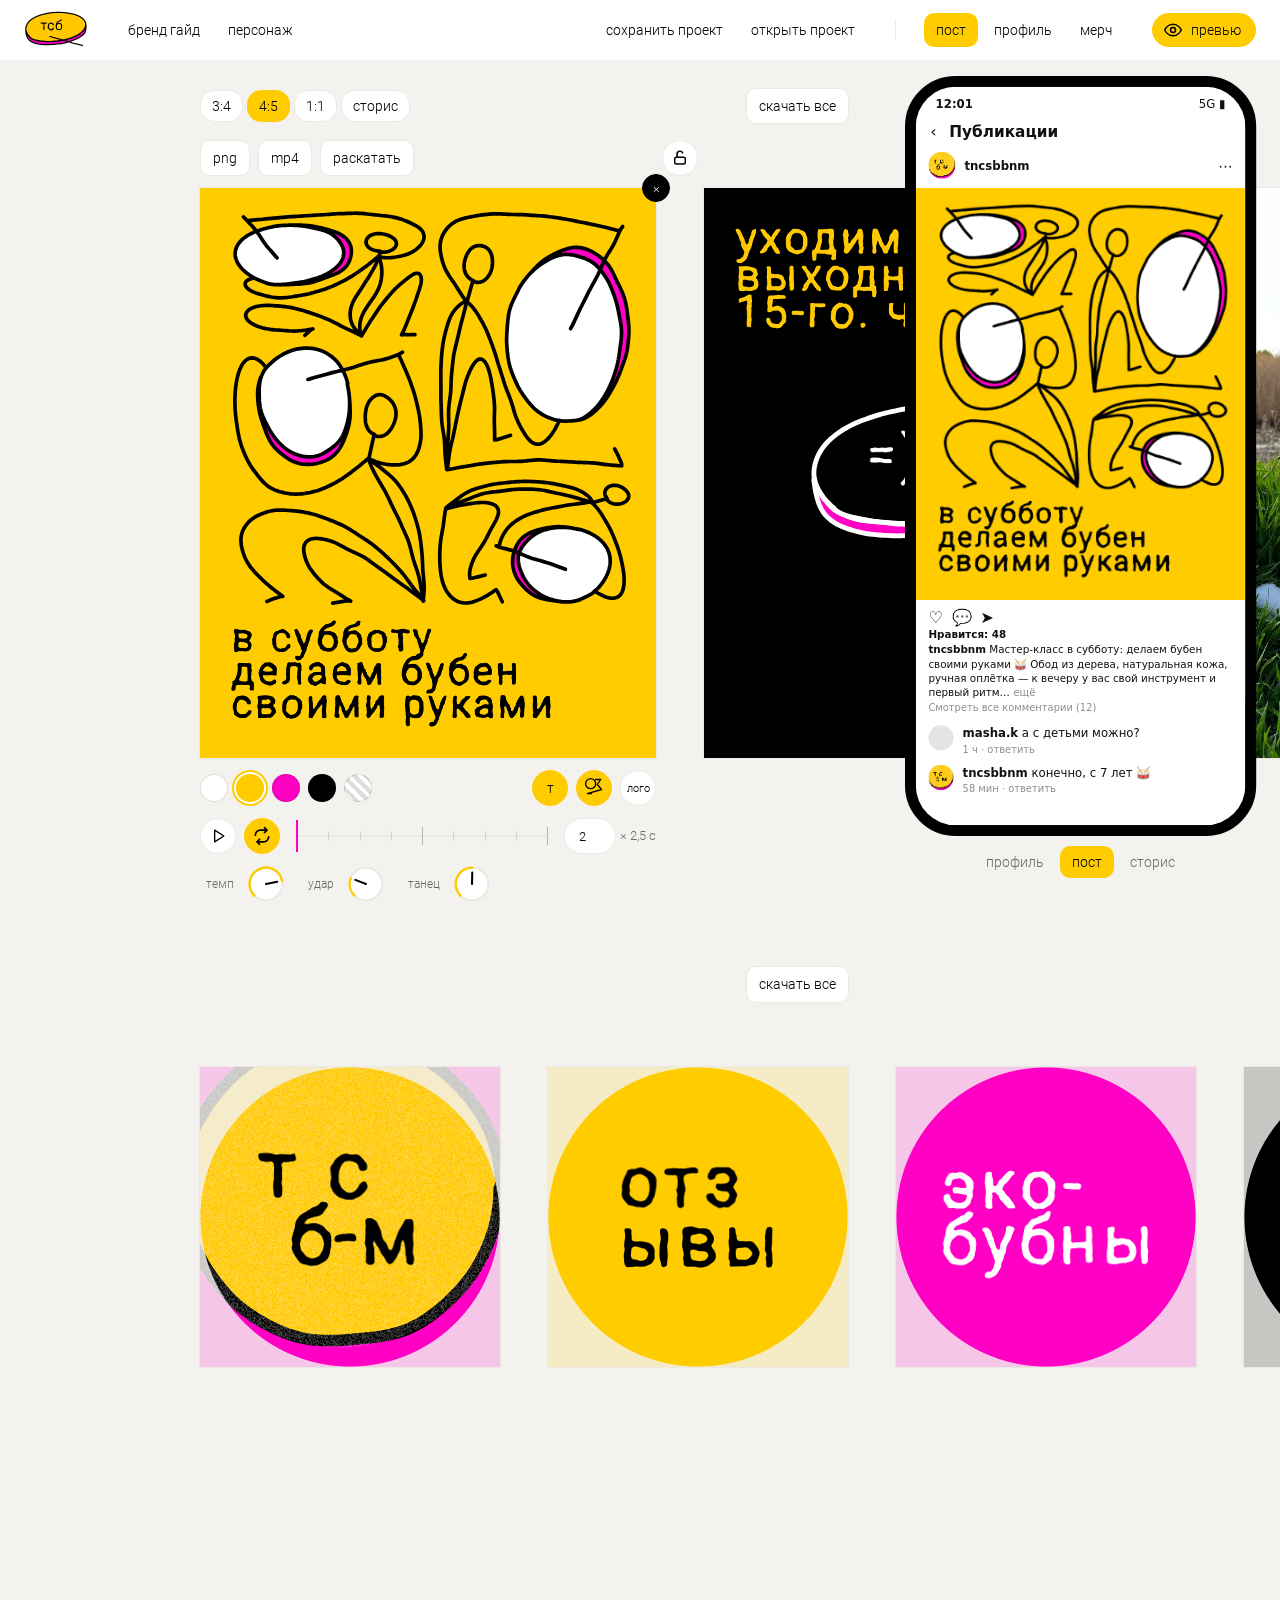
<file: index.html>
<!doctype html><html lang="ru"><meta charset="utf-8"><meta name="viewport" content="width=device-width,initial-scale=1"><title>танцы с бубном</title><meta name="description" content="Студия постов и персонажей"><script>location.replace("assets.html"+(location.hash||"#preview"))</script><noscript><a href="assets.html">открыть студию</a></noscript></html>
</file>
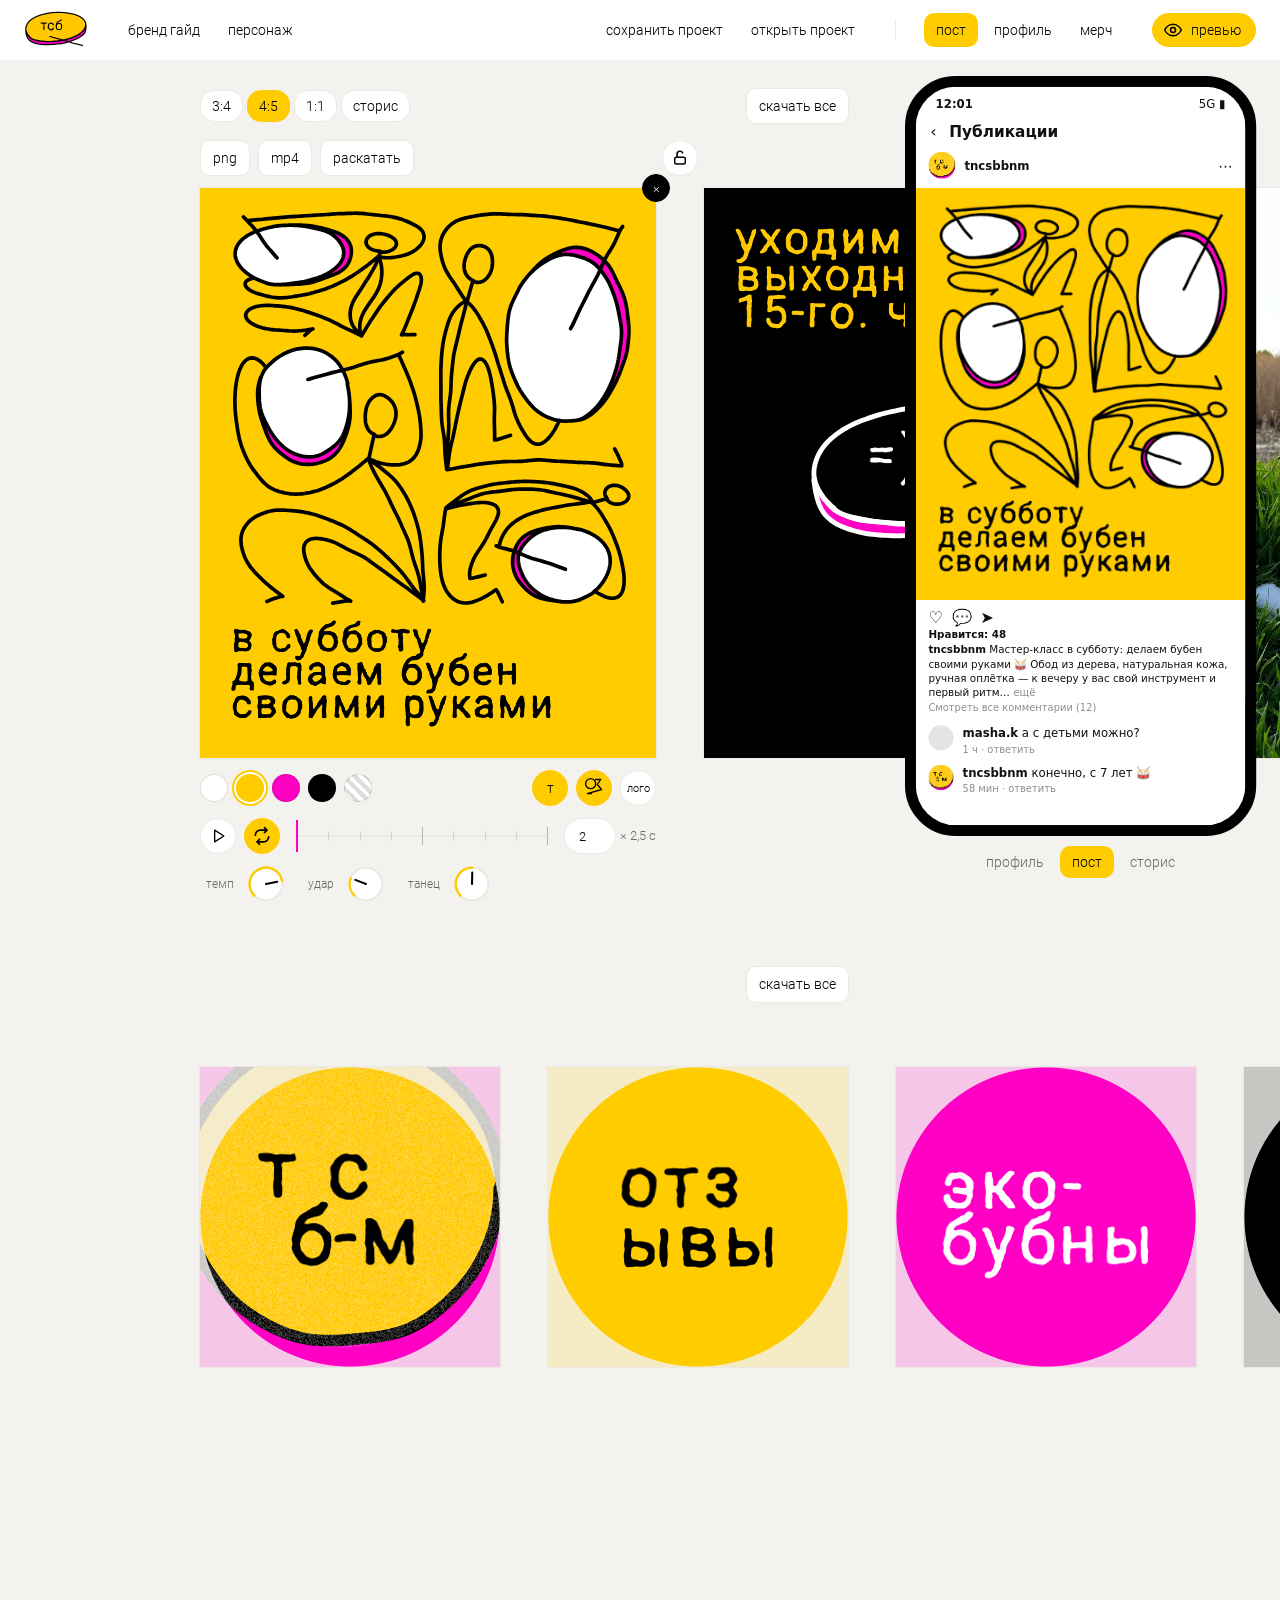
<file: assets.html>
<!doctype html>
<html lang="ru"><head><meta charset="utf-8"><meta name="viewport" content="width=device-width,initial-scale=1"><title>танцы с бубном: ассеты</title>
<link rel="stylesheet" href="ui-kit.css?v=202611261040"><link rel="stylesheet" href="phone-preview.css?v=202611261040">
<link rel="stylesheet" href="font.css?v=202611261040"><style>
html,body{margin:0;min-height:100%}
.hand{position:absolute;width:16px;height:16px;margin:-8px 0 0 -8px;border-radius:50%;background:var(--yellow);border:2px solid #000;padding:0;touch-action:none;z-index:2}
.selbox{pointer-events:none}
.ontext{font-weight:300;letter-spacing:.1em;line-height:.86;white-space:pre-wrap;-webkit-text-stroke:.0467em;z-index:3}
.amask{position:absolute;inset:0;pointer-events:none;background:radial-gradient(circle closest-side,transparent 99.4%,rgba(243,242,239,.82) 100%)}
.dleft{z-index:5}.row{padding-left:200px}.sechd{padding-left:200px}.klab{background:var(--bg);border-radius:8px;padding:2px 6px}
.kinds{display:flex;flex-direction:column;gap:6px;align-items:flex-end}
.kind{width:44px;height:36px;border:1px solid var(--line);background:#fff;border-radius:10px;padding:3px;display:grid;place-items:center}
.kind.on{border-color:var(--yellow);box-shadow:0 0 0 2px var(--yellow)}
.circ svg,.kind svg{width:20px;height:20px;fill:none;stroke:#000;stroke-width:1.6;stroke-linecap:round;stroke-linejoin:round}
.people{display:grid;grid-template-columns:repeat(4,38px);gap:4px}.people .kind{width:38px;height:38px;padding:2px}
.sw{width:36px;height:36px}.sw.no{background:linear-gradient(to top right,transparent 47%,#ff00c4 47%,#ff00c4 53%,transparent 53%),#fff!important}
.dgrp.mini .sws .sw{width:28px;height:28px}
.cap{position:absolute;left:0;top:calc(100% + 64px);color:var(--mut)}
.selbox{box-shadow:none}
.tmot{position:absolute;left:0;right:0;top:calc(100% + 108px);display:flex;justify-content:flex-start;gap:18px}.ttick.bar{top:9px;height:18px;background:#b9b5ad}#rowpost .card{margin-bottom:170px}.tline{z-index:1}
#rowmerch .card{margin-bottom:90px}.tbproj{display:flex;align-items:center;gap:4px;margin-left:auto}.tbproj+.tbnav{margin-left:0}.tbsep{width:1px;height:20px;background:var(--line);margin:0 0 0 24px}.tbbtn{border:0;background:none;font:inherit;cursor:pointer}.mlabel{position:absolute;left:12px;top:10px;font-size:12px;color:#fff;opacity:.75;pointer-events:none}
</style></head><body>
<header class="topbar"><a class="tblogo" href="guide.html" aria-label="бренд гайд"><canvas id="tbLogo"></canvas></a><span style="display:flex;gap:4px"><a class="tbl" href="guide.html">бренд гайд</a><a class="tbl" href="character.html">персонаж</a></span>
<nav class="tbnav"><a href="#posts" data-k="post">пост</a><a href="#profile" data-k="avatar">профиль</a><a href="merch.html">мерч</a></nav>
<button class="tbeye" id="eye"><svg viewBox="0 0 24 24"><path d="M2 12s3.6-7 10-7 10 7 10 7-3.6 7-10 7S2 12 2 12z"/><circle cx="12" cy="12" r="3"/></svg><span>превью</span></button></header>
<div class="page"><section class="sec" id="posts"><div class="sechd" id="hdpost"></div><div class="row" id="rowpost"></div></section>
<section class="sec" id="profile"><div class="sechd" id="hdavatar"></div><div class="row" id="rowavatar"></div></section></div>
<div id="drop">брось фото</div><input type="file" id="file" accept="image/*" hidden>
<script src="characters.js?v=202611261040"></script><script src="char-core.js?v=202611261040"></script><script src="dance.js?v=202611261040"></script><script src="chars-live.js?v=202611261040"></script><script src="figure.js?v=202611261040"></script><script src="render.js?v=202611261040"></script><script src="ui-kit.js?v=202611261040"></script><script src="phone-preview.js?v=202611261040"></script><script src="export.js?v=202611261040"></script>
<script src="defaults.js?v=202611261040"></script><script src="default-photo.js?v=202611261040"></script><script src="studio.js?v=202611261040"></script></body></html>
</file>
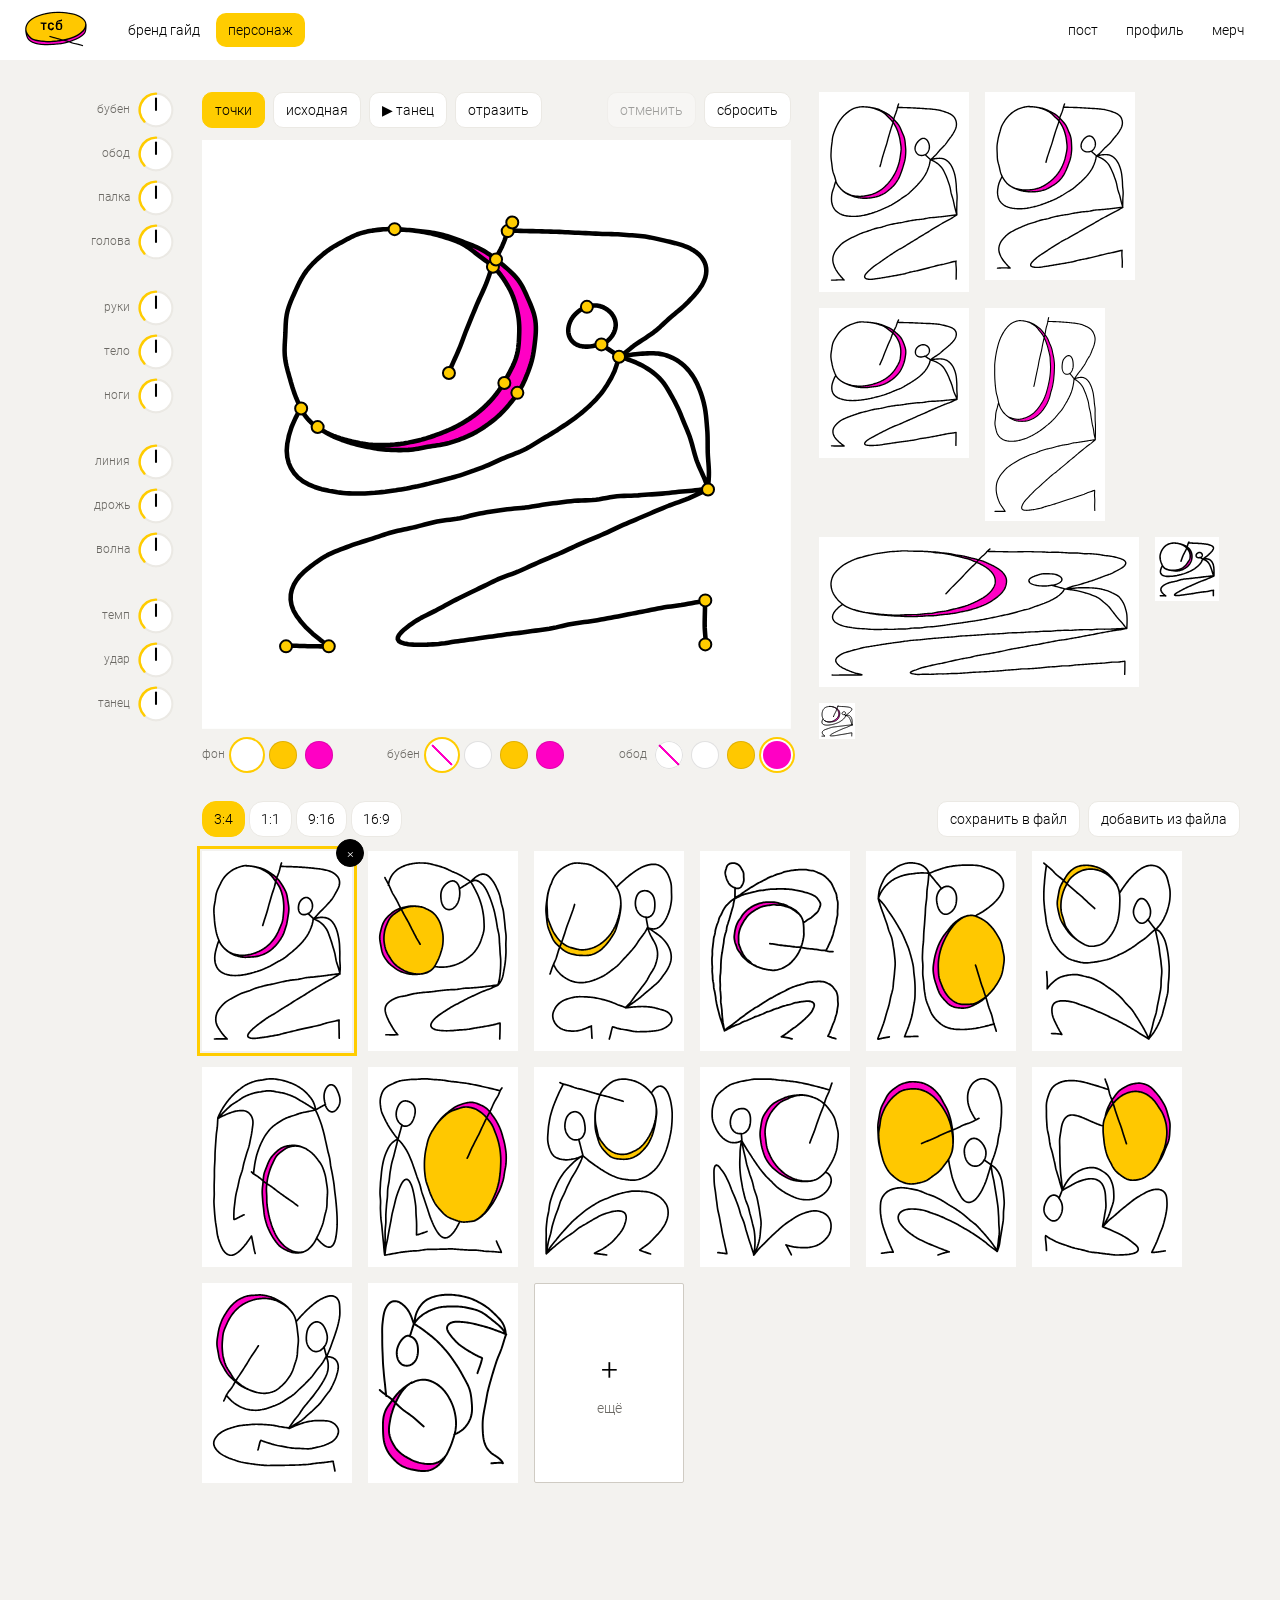
<file: character.html>
<!doctype html>
<html lang="ru"><head><meta charset="utf-8"><meta name="viewport" content="width=device-width,initial-scale=1"><title>танцы с бубном: персонаж</title>
<link rel="stylesheet" href="ui-kit.css?v=202611261040"><link rel="stylesheet" href="font.css?v=202611261040"><style>
html,body{margin:0}
.wrap{padding:92px 40px 32px 24px;display:grid;grid-template-columns:150px auto minmax(260px,1fr);gap:28px;align-items:start;justify-content:start}
.knobs{display:flex;flex-direction:column;gap:8px;align-items:flex-end}.knobs .gap{height:14px}
.ed{position:relative;touch-action:none;cursor:pointer;user-select:none}.ed canvas{display:block}.ed svg{position:absolute;inset:0;width:100%;height:100%;overflow:visible}
.nd{fill:#ffcc00;stroke:#000;stroke-width:2;cursor:grab}.hd{fill:#fff;stroke:#ff00c4;stroke-width:2;cursor:grab}.nd.on{fill:#ff00c4}.ln{stroke:#ff00c4;stroke-width:1.5;pointer-events:none}.hit{fill:transparent;cursor:grab}.xx{fill:rgba(255,0,196,.14);stroke:#ff00c4;stroke-width:3;pointer-events:none}#xn{position:absolute;left:14px;bottom:12px;z-index:2;color:#000;background:#fff;border-radius:10px;padding:4px 10px;pointer-events:none;font-weight:500}#xn:empty{display:none}.pers.bad::after{content:'';position:absolute;left:8px;top:8px;width:12px;height:12px;border-radius:50%;background:#ff00c4}
.whole{fill:transparent;cursor:move}.gbox{fill:none;stroke:#000;stroke-width:1.5;stroke-dasharray:5 4;pointer-events:none}.gh{fill:#ffcc00;stroke:#000;stroke-width:2}
.bar{display:flex;justify-content:space-between;gap:8px;flex-wrap:wrap;margin-top:12px}.top{margin:0 0 12px}.dgrp{flex-wrap:wrap}
.tests{display:flex;flex-wrap:wrap;gap:16px;align-items:flex-start}
.troupe{padding:0 40px 25vh 202px}.grid{display:flex;flex-wrap:wrap;gap:16px;margin-top:14px}.pers{position:relative}.pb{border:0;padding:0;background:none;display:block}.pb canvas{display:block}.pers.on .pb{outline:3px solid var(--yellow);outline-offset:2px}.pers .del2{top:-12px;right:-12px}.troupe .card{margin:0}
.rect.on{background:var(--yellow);border-color:var(--yellow)}.rect:disabled{opacity:.35;cursor:default}.sw.no{background:linear-gradient(to top right,transparent 47%,#ff00c4 47%,#ff00c4 53%,transparent 53%),#fff!important}
@media(max-width:900px){.wrap{grid-template-columns:120px 1fr;padding-right:16px}.tests{grid-column:2}}
</style></head><body>
<header class="topbar"><a class="tblogo" href="guide.html" aria-label="бренд гайд"><canvas id="tbLogo"></canvas></a><span style="display:flex;gap:4px"><a class="tbl" href="guide.html">бренд гайд</a><a class="tbl" href="character.html" style="background:var(--yellow)">персонаж</a></span><nav class="tbnav"><a href="assets.html#posts">пост</a><a href="assets.html#profile">профиль</a><a href="merch.html">мерч</a></nav></header>
<div class="wrap"><div class="knobs" id="knobs"></div>
<div><div class="bar top" id="top"></div><div class="ed" id="ed"><b id="xn" aria-live="polite"></b><canvas id="cv"></canvas><svg id="ov"></svg></div><div class="bar" id="bot"></div></div>
<div class="tests" id="tests"></div></div>
<div class="troupe"><div class="bar top"><div class="chips" id="rat"></div><div class="dgrp"><button class="rect" onclick="toFile()">сохранить в файл</button><button class="rect" onclick="$('ff').value='';$('ff').click()">добавить из файла</button><input type="file" id="ff" accept=".json,application/json" hidden></div></div><div class="grid" id="grid"></div></div>
<script src="chars-default.js?v=202611261040"></script><script src="poses.js?v=202611261040"></script><script src="cross.js?v=202611261040"></script><script src="dance.js?v=202611261040"></script><script src="figure.js?v=202611261040"></script><script src="ui-kit.js?v=202611261040"></script><script>
'use strict';
const $=id=>document.getElementById(id),clone=o=>JSON.parse(JSON.stringify(o)),KEY='tsb.characters.v3',OLD='tsb.characters.v2';
// точки макета, 342×342
const BASE={top:[88.9,5.4],top1:[121.8,5.4],top2:[13.5,5.4],top3:[119.5,5.4],
 in1:[168.2,35.8],in1a:[150,17.3],in1b:[191.7,59.6],in2:[177.4,129.5],in2a:[198.5,94.5],in2b:[145.1,183.1],
 out1:[170.7,29.9],out1a:[149.3,14.2],out1b:[202,52.8],out2:[187.9,137.5],out2a:[215.5,90.5],out2b:[156.2,191.6],
 bot:[26.8,165.1],bota:[62.8,191],boto:[64.8,193.2],botb:[21,160.7],left:[13.5,150.1],lefta:[16.4,155.7],leftb:[-21.2,82.3],
 hand:[180.1,7],handa:[348.4,7],butt:[183.8,0],tip:[132.7,121.5],neck:[269.9,108.4],necka:[394.3,23.8],neckb:[255.2,200.9],neckc:[344.8,89.6],neckd:[319.7,121.3],leftc:[-63,280.4],
 hb:[255.7,98.4],hb1:[278.2,86],hb2:[226.8,107.8],ht:[244,68.1],ht1:[263.1,60.7],ht2:[218,78.2],
 hip:[341.7,215.5],hipa:[342.7,160.6],hipb:[317.8,156.8],hipc:[178.7,226.1],hipd:[-4.2,360],
 f1:[35.8,342],f1a:[-84.8,258.5],f1e:[1.3,342],f2:[339.5,304.9],f2a:[21.4,363.2],f2e:[339.5,340.4]};
// [точка, усик, усик, точка, группа]; две точки = прямая
const SEG=[['top','top1','in1a','in1','drum'],['in1','in1b','in2a','in2','drum'],['in2','in2b','bota','bot','drum'],['bot','botb','lefta','left','drum'],['left','leftb','top2','top','drum'],
 ['top','top3','out1a','out1','rim'],['out1','out1b','out2a','out2','rim'],['out2','out2b','boto','bot','rim'],
 ['hand','handa','necka','neck','arm'],['neck','neckb','leftc','left','arm'],['neck','neckc','hipa','hip','body'],['neck','neckd','hipb','hip','body'],['hip','hipc','f1a','f1','leg'],['hip','hipd','f2a','f2','leg'],
 ['hb','hb1','ht1','ht','head'],['ht','ht2','hb2','hb','head'],['butt','hand'],['hand','tip'],['neck','hb'],['f1','f1e'],['f2','f2e']];
const PATHS=[[0,1,2,3,4],[5,6,7],[8],[9],[10],[11],[12,19],[13,20],[14,15],[16,17],[18]];
const OWN={};for(const s of SEG)if(s.length>2){OWN[s[1]]=s[0];OWN[s[2]]=s[3]}
const DRUM=['top','top1','top2','top3','in1','in1a','in1b','in2','in2a','in2b','out1','out1a','out1b','out2','out2a','out2b','bot','bota','boto','botb','left','lefta','leftb'];
const HEAD=['hb1','hb2','ht','ht1','ht2'];
const RIM={out1:'in1',out1a:'in1a',out1b:'in1b',out2:'in2',out2a:'in2a',out2b:'in2b',boto:'bota',top3:'top1'};
const BEND={};for(const s of SEG)if(['arm','body','leg'].includes(s[4])){BEND[s[1]]=[s[0],s[3],1/3,s[4]];BEND[s[2]]=[s[0],s[3],2/3,s[4]]}
const MOVE={hb:HEAD,neck:['hb',...HEAD],hand:['butt'],f1:['f1e'],f2:['f2e']};
// крутилки: .5 = как в макете
const DEF={pts:BASE,k:{drum:.5,rim:.5,head:.5,stick:.5,arm:.5,body:.5,leg:.5,weight:.5,wob:.5,step:.5},skin:'none',side:'pink',surf:'white',under:false,dots:true};
// A = вся труппа; S = открытый персонаж (свои точки, крутилки, цвета); фон и вид общие
let A=[],cur=0,S,G={surf:'white',under:false,dots:true,ratio:'3:4'},undo=[],sel=null,seen='';
const SHOWN=['surf','under','dots'];
function open_(i){if(play){play=false;$('ov').style.display=''}cur=i;S=A[i];for(const k of SHOWN)S[k]=G[k];sel=null}
function born(q,i){const o=clone(DEF);if(q)o.pts=buildPose(q,BASE,DRUM);o.src=q?q.id:'макет';o.skin=['none','yellow','none'][i%3];o.side=i%3===2?'yellow':'pink';fit(o);o.home=clone(o.pts);return o}
// копии: при каждом открытии прошлый список откладывается в IndexedDB (последние 30), отдельно от рабочего
const vault=()=>new Promise((ok,no)=>{const r=indexedDB.open('tsb.characters.backup',1);r.onupgradeneeded=()=>r.result.createObjectStore('b');r.onsuccess=()=>ok(r.result);r.onerror=()=>no(r.error)});
async function backup(raw){if(!raw)return;try{const d=await vault(),st=d.transaction('b','readwrite').objectStore('b');st.put(raw,Date.now());const r=st.getAllKeys();r.onsuccess=()=>r.result.slice(0,-30).forEach(k=>st.delete(k))}catch(e){console.warn(e)}}
function load(){let v=null;const raw=localStorage.getItem(KEY);backup(raw);try{v=JSON.parse(localStorage.getItem(KEY)||'null')}catch(e){}
  if(v&&Array.isArray(v.list)&&v.list.length){A=v.list;Object.assign(G,v.g)}else{A=CHAR_DEFAULT.map(clone);
    // настроенные вручную персонажи из прошлой серии остаются в конце
    try{const o=JSON.parse(localStorage.getItem(OLD)||'null');if(o&&o.list)A.push(...o.list.filter(T=>T.home&&(JSON.stringify(T.pts)!==JSON.stringify(T.home)||JSON.stringify(T.k)!==JSON.stringify(DEF.k))))}catch(e){}}
  if(raw&&!(v&&Array.isArray(v.list)&&v.list.length))try{localStorage.setItem(KEY+'.broken.'+Date.now(),raw)}catch(e){}
  open_(v&&A[v.cur]?v.cur:0)}
function toFile(){save();const a=el('a');a.href=URL.createObjectURL(new Blob([localStorage.getItem(KEY)||JSON.stringify({list:A,cur,g:G})],{type:'application/json'}));a.download=`tancy-s-bubnom-персонажи-${A.length}-${new Date().toISOString().slice(0,16).replace(/[:T]/g,'-')}.json`;a.click();setTimeout(()=>URL.revokeObjectURL(a.href),4000)}
// из файла персонажи добавляются в конец, ничего не заменяя
async function fromFile(f){try{const v=JSON.parse(await f.text());if(!Array.isArray(v.list)||!v.list.length||!v.list.every(T=>T.pts&&T.k&&Object.keys(BASE).every(q=>Array.isArray(T.pts[q]))))throw 0;const have=new Set(A.map(T=>JSON.stringify([T.pts,T.k,T.skin,T.side]))),add=v.list.filter(T=>!have.has(JSON.stringify([T.pts,T.k,T.skin,T.side])));if(!add.length)return toast('все эти персонажи уже здесь');snap();A.push(...add);open_(A.length-1);all();toast('добавлено персонажей: '+add.length,back)}catch(e){toast('это не файл персонажей')}}
const save=()=>{try{giveIds();for(const k of SHOWN)G[k]=S[k];localStorage.setItem(KEY,JSON.stringify({list:A,cur,g:G}));publish()}catch(e){console.warn(e)}};
const snap=()=>{undo.push(JSON.stringify({A,cur,G}));if(undo.length>40)undo.shift()};
const mul=v=>v<.5?.15+v*1.7:1+(v-.5)*2;   // 0.15…1…2
const size=v=>.4+v*1.2,FR=v=>1.2*v+.4;
// точки после крутилок
function effective(T){const p=T.pts,o=clone(p),K=T.k,ds=size(K.drum),cx=(p.left[0]+p.in2[0])/2,cy=(p.top[1]+p.bot[1])/2,hs=size(K.head),rm=mul(K.rim);
  for(const q in RIM)for(const j of[0,1])o[q][j]=p[RIM[q]][j]+(p[q][j]-p[RIM[q]][j])*rm;
  for(const q of DRUM)o[q]=[cx+(o[q][0]-cx)*ds,cy+(o[q][1]-cy)*ds];
  for(const q of HEAD)o[q]=[0,1].map(j=>p.hb[j]+(p[q][j]-p.hb[j])*hs);
  for(const q in BEND){const[a,b,t,g]=BEND[q],n=OWN[q],h=[0,1].map(j=>p[q][j]+o[n][j]-p[n][j]);const k=mul(K[g]);o[q]=[0,1].map(j=>{const c=o[a][j]+(o[b][j]-o[a][j])*t;return c+(h[j]-c)*k})}
  const st=mul(K.stick);o.tip=[0,1].map(j=>p.hand[j]+(p.tip[j]-p.hand[j])*st);return o}
function gain(q){let g=1;const K=S.k;if(RIM[q])g*=mul(K.rim);if(DRUM.includes(q))g*=size(K.drum);if(HEAD.includes(q))g*=size(K.head);if(BEND[q])g*=mul(K[BEND[q][3]]);if(q==='tip')g*=mul(K.stick);return g}
function curve(E,s){if(s.length<3)return Array.from({length:9},(_,i)=>[0,1].map(j=>E[s[0]][j]+(E[s[1]][j]-E[s[0]][j])*i/8));
  const[a,b,c,d]=s.map(q=>E[q]);return Array.from({length:49},(_,i)=>{const u=i/48,v=1-u;return[0,1].map(j=>v*v*v*a[j]+3*v*v*u*b[j]+3*v*u*u*c[j]+u*u*u*d[j])})}
const join=(E,ids)=>ids.flatMap((i,n)=>n?curve(E,SEG[i]).slice(1):curve(E,SEG[i]));
const rnd=k=>{const s=Math.sin(k*127.1+11.7)*43758.5453;return s-Math.floor(s)},noise=v=>{const f=Math.floor(v),u=v-f,w=u*u*(3-2*u);return(rnd(f)*(1-w)+rnd(f+1)*w)*2-1};
function pen(x,lines,w,col,amp,per){x.lineWidth=w;x.lineCap=x.lineJoin='round';x.strokeStyle=col;x.beginPath();lines.forEach((L,li)=>{let s=0,first=true;
  for(let i=1;i<L.length;i++){const a=L[i-1],b=L[i],len=Math.hypot(b[0]-a[0],b[1]-a[1]);if(!len)continue;const n=Math.max(1,Math.ceil(len/(w*.8)));
    for(let j=first?0:1;j<=n;j++){const u=j/n,d=noise((s+len*u)/(w*per)+li*50)*w*amp,X=a[0]+(b[0]-a[0])*u-(b[1]-a[1])/len*d,Y=a[1]+(b[1]-a[1])*u+(b[0]-a[0])/len*d;first?x.moveTo(X,Y):x.lineTo(X,Y);first=false}s+=len}});x.stroke()}
const COL={none:null,white:'#ffffff',yellow:'#ffc800',pink:'#ff00c4'},SURF={white:'#ffffff',yellow:'#ffcc00',pink:'#ff00c4'};
function drawChar(x,X,Y,W,H,T,o={}){const E=o.E||effective(T),tf=([a,b])=>[X+a/342*W,Y+b/342*H],P=ids=>join(E,ids).map(tf),w=o.w||Math.min(W,H)*(.0035+T.k.weight*.0145);
  const fill=(pts,c)=>{x.beginPath();pts.forEach((p,i)=>i?x.lineTo(p[0],p[1]):x.moveTo(p[0],p[1]));x.closePath();x.fillStyle=c;x.fill()};
  if(COL[T.skin])fill(P([0,1,2,3,4]),COL[T.skin]);
  if(COL[T.side])fill([...P([5,6,7]),...P([0,1,2]).reverse()],COL[T.side]);
  pen(x,PATHS.map(P),w,o.line||'#000',T.k.wob*.34,2+T.k.step*6)}
// рамка: персонаж всегда касается всех сторон прямоугольника
function bounds(T){const E=effective(T);let a=1e9,b=1e9,c=-1e9,d=-1e9;for(const s of SEG)for(const p of curve(E,s)){a=Math.min(a,p[0]);b=Math.min(b,p[1]);c=Math.max(c,p[0]);d=Math.max(d,p[1])}return[a,b,c-a||1,d-b||1]}
function fit(T){const[a,b,w,h]=bounds(T);for(const k in T.pts)T.pts[k]=[(T.pts[k][0]-a)/w*342,(T.pts[k][1]-b)/h*342]}
// ───────── движение: танцуют все
const NAMES={DRUM,HEAD,RIM};
let play=false,clock=0,last=0;const boxCache=new Map();
const mot=()=>Object.assign({tempo:.5,hit:.5,dance:.5},G.motion),loopLen=()=>3.2/(.5+mot().tempo);
const canDance=()=>true;
// рамка одна на всю петлю: персонаж касается сторон в крайних кадрах и не пульсирует
function danceFrame(T,u){const m=mot(),E0=effective(T),key=JSON.stringify([T.pts,T.k,m.hit,m.dance]);let box=boxCache.get(T.id);if(!box||box[0]!==key){let a=1e9,b=1e9,c=-1e9,d=-1e9;for(let i=0;i<64;i++){const E=DANCE.frame(E0,i/64,m,NAMES);for(const s of SEG)for(const p of curve(E,s)){a=Math.min(a,p[0]);b=Math.min(b,p[1]);c=Math.max(c,p[0]);d=Math.max(d,p[1])}}box=[key,[a,b,c-a,d-b]];boxCache.set(T.id,box)}
  const[a,b,w,h]=box[1],E=DANCE.frame(E0,u,m,NAMES);for(const k in E)E[k]=[(E[k][0]-a)/w*342,(E[k][1]-b)/h*342];return E}
function tick(t){if(!play)return;if(!canDance()||dr){setPlay(false);return}clock+=Math.max(0,Math.min(.1,(t-last)/1000));last=t;paintPlay((clock/loopLen())%1);requestAnimationFrame(tick)}
function paintPlay(u){const c=$('cv'),d=dpr(),x=c.getContext('2d'),E=danceFrame(S,u);x.setTransform(d,0,0,d,0,0);x.fillStyle=SURF[S.surf];x.fillRect(0,0,Z,Z);drawChar(x,M,M,Z-2*M,Z-2*M,S,{E});
  const t=$('tests');TESTS.forEach(([w,h],i)=>{const q=t.children[i];if(!q)return;const y=q.getContext('2d');y.setTransform(d,0,0,d,0,0);y.fillStyle=SURF[S.surf];y.fillRect(0,0,w,h);const m=Math.min(w,h)*.08;drawChar(y,m,m,w-2*m,h-2*m,S,{E,w:Math.max(1,Math.min(w,h)*(.003+S.k.weight*.0125)*(w<70?2.6:1))})});
  // вся труппа внизу танцует вместе, рисуются только те, кто на экране
  const[tw,th]=size_();A.forEach((T,i)=>{const n=$('grid').children[i],q=n&&n.querySelector('canvas');if(!q)return;const r=q.getBoundingClientRect();if(r.bottom<60||r.top>innerHeight)return;const y=q.getContext('2d');y.setTransform(d,0,0,d,0,0);y.fillStyle=SURF[S.surf];y.fillRect(0,0,tw,th);const m=Math.min(tw,th)*.08;drawChar(y,m,m,tw-2*m,th-2*m,T,{E:danceFrame(T,u),w:Math.max(1.2,Math.min(tw,th)*(.004+T.k.weight*.0145))})})}
function setPlay(v){v=v&&canDance();if(v===play)return;play=v;$('ov').style.display=v?'none':'';if(v){sel=null;last=performance.now();requestAnimationFrame(tick)}else{seen='';paint()}bars()}
// ───────── в билдер: готовые контуры всех персонажей; удалённые остаются для постов, где они уже стоят
const BAKED='tsb.characters.baked',SRC14=['макет','п1','п2','п3','п4','п5','п6','п7','п8','п18','п19','п22','п24','поклон'];
function giveIds(){const used=new Set();for(const T of A)if(T.id!=null){if(used.has(T.id))delete T.id;else used.add(T.id)}
  for(const T of A)if(T.id==null){const n=SRC14.indexOf(T.src);T.id=n>=0&&!used.has(n)&&!T.extra?n:'x'+Date.now().toString(36)+Math.random().toString(36).slice(2,6);used.add(T.id)}}
const bakeCache=new Map();
function bakeOne(T){const key=JSON.stringify([T.pts,T.k]),old=bakeCache.get(T.id);if(old&&old[0]===key)return old[1];const q=clone(T);fit(q);const E=effective(q),F=ids=>join(E,ids).map(p=>p.map(v=>Math.round(v*100)/100)),o={id:T.id,w:T.k.wob,s:T.k.step,skin:F([0,1,2,3,4]),side:[...F([5,6,7]),...F([0,1,2]).reverse()],lines:PATHS.map(F),E:Object.fromEntries(Object.entries(E).map(([k,p])=>[k,p.map(v=>Math.round(v*100)/100)]))};bakeCache.set(T.id,[key,o]);return o}
function publish(){let prev=[];try{prev=JSON.parse(localStorage.getItem(BAKED)||'[]')}catch(e){}const live=new Set(A.map(T=>T.id)),dead=prev.filter(c=>!live.has(c.id)).map(c=>Object.assign(c,{dead:true})).slice(-30),s=JSON.stringify([...A.map(bakeOne),...dead]);if(s!==localStorage.getItem(BAKED))localStorage.setItem(BAKED,s)}
// ───────── редактор
let Z=560,M=70;
const pos=p=>[M+p[0]/342*(Z-2*M),M+p[1]/342*(Z-2*M)];
function paint(){Z=Math.max(320,Math.min(innerHeight-220,innerWidth*.46,680));M=Z*.14;const c=$('cv'),d=dpr();c.width=c.height=Math.round(Z*d);c.style.width=c.style.height=Z+'px';$('ed').style.width=Z+'px';const x=c.getContext('2d');x.scale(d,d);x.fillStyle=SURF[S.surf];x.fillRect(0,0,Z,Z);
  if(S.under)drawChar(x,M,M,Z-2*M,Z-2*M,Object.assign(clone(DEF),{pts:S.home,side:'none'}),{line:'rgba(0,0,0,.18)'});
  drawChar(x,M,M,Z-2*M,Z-2*M,S);dots();tests();troupe()}
// голова и бубен целиком: тащить, крутить, менять размер
const WHOLE={'@drum':{pts:DRUM,out:[0,1,2,3,4,5,6,7]},'@head':{pts:['hb',...HEAD],out:[14,15]}};
function box(g,E){const P=WHOLE[g].out.flatMap(i=>curve(E,SEG[i])),X=P.map(p=>p[0]),Y=P.map(p=>p[1]);return[Math.min(...X),Math.min(...Y),Math.max(...X),Math.max(...Y)]}
const mid=b=>[(b[0]+b[2])/2,(b[1]+b[3])/2];
function moveWhole(g,from,f){const T={pts:clone(from),k:S.k},E0=effective(T),W=WHOLE[g].pts,c=mid(box(g,E0));
  for(const k of W)S.pts[k]=f(from[k],c);
  // крутилки размера не должны сдвигать центр
  const drift=E=>{const a=[0,0];for(const k of W){const q=f(E0[k],c);a[0]+=q[0]-E[k][0];a[1]+=q[1]-E[k][1]}return a.map(v=>v/W.length)};
  const d=drift(effective(S));for(const k of W)S.pts[k]=[S.pts[k][0]+d[0],S.pts[k][1]+d[1]];
  if(g==='@drum'){const l=S.pts.left,m=[l[0]-from.left[0],l[1]-from.left[1]];S.pts.leftc=[from.leftc[0]+m[0],from.leftc[1]+m[1]];
    // палка остаётся на том же месте кожи
    const t=f(E0.tip,c),st=mul(S.k.stick);S.pts.tip=[0,1].map(j=>from.hand[j]+(t[j]-from.hand[j])/st)}}
function dots(){const v=$('ov');v.innerHTML='';const E=effective(S),ns='http://www.w3.org/2000/svg',mk=(t,a)=>{const n=document.createElementNS(ns,t);for(const k in a)n.setAttribute(k,a[k]);v.appendChild(n);return n};
  for(const[g,ids]of[['@drum',[0,1,2,3,4]],['@head',[14,15]]])mk('path',{d:'M'+join(E,ids).map(p=>pos(p).join(' ')).join('L')+'Z',class:'whole','data-g':g});
  // лишние пересечения: можно только колотушке с бубном
  const bad=CROSS.find(E,SEG);for(const q of bad){const a=pos(q.p);mk('circle',{cx:a[0],cy:a[1],r:15,class:'xx'})}
  $('xn').textContent=bad.length?'пересечений: '+bad.length:'';
  if(S.dots||WHOLE[sel])points(E,mk);
  if(WHOLE[sel]){const b=box(sel,E),a=pos([b[0],b[1]]),z=pos([b[2],b[3]]),m=12,x0=a[0]-m,y0=a[1]-m,x1=z[0]+m,y1=z[1]+m,cx=(x0+x1)/2,up=y0>44,ry=up?y0-30:y1+30;
    mk('rect',{x:x0,y:y0,width:x1-x0,height:y1-y0,class:'gbox'});mk('line',{x1:cx,y1:up?y0:y1,x2:cx,y2:ry,class:'gbox'});
    for(const[x,y,q,c]of[[x0,y0,'scale','nwse-resize'],[x1,y1,'scale','nwse-resize'],[x1,y0,'scale','nesw-resize'],[x0,y1,'scale','nesw-resize'],[cx,ry,'turn','grab']]){mk(q==='turn'?'circle':'rect',q==='turn'?{cx:x,cy:y,r:8,class:'gh'}:{x:x-7,y:y-7,width:14,height:14,rx:3,class:'gh'});mk('circle',{cx:x,cy:y,r:14,class:'hit','data-op':q,style:'cursor:'+c})}}}
function points(E,mk){if(!S.dots)return;const v=$('ov'),owner=sel&&!WHOLE[sel]&&(OWN[sel]||sel);
  if(owner)for(const q in OWN)if(OWN[q]===owner){const a=pos(E[owner]),b=pos(E[q]);mk('line',{x1:a[0],y1:a[1],x2:b[0],y2:b[1],class:'ln'});mk('circle',{cx:b[0],cy:b[1],r:5,class:'hd'});mk('circle',{cx:b[0],cy:b[1],r:12,class:'hit','data-q':q})}
  for(const q in BASE)if(!OWN[q]){const a=pos(E[q]);mk('circle',{cx:a[0],cy:a[1],r:6,class:'nd'+(q===owner?' on':'')});mk('circle',{cx:a[0],cy:a[1],r:12,class:'hit','data-q':q})}
  // усики сверху, чтобы их было легко взять
  if(owner)[...v.querySelectorAll('.hd')].forEach(h=>{const t=h.nextSibling;v.append(h,t)})}
const TESTS=[[150,200],[150,188],[150,150],[120,213],[320,150],[64,64],[36,36]];
function tests(){const t=$('tests');while(t.children.length<TESTS.length)t.appendChild(document.createElement('canvas'));TESTS.forEach(([w,h],i)=>{const c=t.children[i],d=dpr();c.width=w*d;c.height=h*d;c.style.cssText=`width:${w}px;height:${h}px`;const x=c.getContext('2d');x.scale(d,d);x.fillStyle=SURF[S.surf];x.fillRect(0,0,w,h);const m=Math.min(w,h)*.08,T=clone(S);fit(T);drawChar(x,m,m,w-2*m,h-2*m,T,{w:Math.max(1,Math.min(w,h)*(.003+S.k.weight*.0125)*(w<70?2.6:1))})})}
// труппа
const RAT={'3:4':4/3,'1:1':1,'9:16':16/9,'16:9':9/16};
function thumb(c,T,w,h){const d=dpr();c.width=w*d;c.height=h*d;c.style.cssText=`width:${w}px;height:${h}px`;const x=c.getContext('2d');x.scale(d,d);x.fillStyle=SURF[S.surf];x.fillRect(0,0,w,h);const q=clone(T),m=Math.min(w,h)*.08;fit(q);drawChar(x,m,m,w-2*m,h-2*m,q,{w:Math.max(1.2,Math.min(w,h)*(.004+T.k.weight*.0145))})}
function size_(){const r=RAT[G.ratio];return r<1?[232,Math.round(232*r)]:[150,Math.round(150*r)]}
function troupe(full){const sig=[A.length,cur,G.ratio,S.surf].join(),g=$('grid'),[w,h]=size_();
  if(!full&&sig===seen){g.children[cur].classList.toggle('bad',CROSS.find(effective(S),SEG).length>0);thumb(g.children[cur].firstChild.firstChild,S,w,h);return}seen=sig;g.innerHTML='';
  A.forEach((T,i)=>{const n=el('div','pers'+(i===cur?' on':'')+(CROSS.find(effective(T),SEG).length?' bad':'')),b=el('button','pb'),c=el('canvas');b.title='открыть';b.setAttribute('aria-label','персонаж '+(i+1));b.setAttribute('aria-pressed',i===cur);thumb(c,T,w,h);b.appendChild(c);b.onclick=()=>{save();open_(i);all();};n.appendChild(b);
    if(i===cur&&A.length>1){const x=el('button','circ del2','×');x.title='удалить';x.setAttribute('aria-label','удалить');x.onclick=()=>{snap();A.splice(i,1);open_(Math.max(0,i-1));all();toast('персонаж удалён',back)};n.appendChild(x)}g.appendChild(n)});
  const p=el('button','plus','+<span>ещё</span>');p.style.width=w+'px';p.style.height=h+'px';p.onclick=()=>{snap();const used=new Set(A.map(T=>T.src)),free=MORE.filter(q=>!used.has(q.id));let o;if(free.length)o=born(free[0],A.length);else{const L=[...POSES,...MORE],q=L[Math.floor(Math.random()*L.length)];o=born(q,A.length);for(const k in o.pts)o.pts[k][0]=342-o.pts[k][0];o.home=clone(o.pts)}o.extra=true;save();A.push(o);open_(A.length-1);all()};const pc=el('div','card');pc.appendChild(p);g.appendChild(pc);
  const ch=$('rat');ch.innerHTML='';for(const k in RAT){const b=el('button',k===G.ratio?'on':'',k);b.onclick=()=>{G.ratio=k;all()};ch.appendChild(b)}}
let dr=null;
$('ed').onpointerdown=e=>{if(e.button)return;if(play){setPlay(false);return}const D=e.target.dataset,q=D.q;if(D.g||D.op){snap();if(D.g)sel=D.g;const c=pos(mid(box(sel,effective(S)))),r=$('ed').getBoundingClientRect(),px=e.clientX-r.left,py=e.clientY-r.top;
    dr={op:D.op||'move',g:sel,x:e.clientX,y:e.clientY,p:clone(S.pts),moved:false,c,a:Math.atan2(py-c[1],px-c[0]),l:Math.hypot(px-c[0],py-c[1])};$('ed').setPointerCapture(e.pointerId);dots();e.preventDefault();return}
  if(!q){sel=null;dots();return}snap();sel=q;dr={q,x:e.clientX,y:e.clientY,p:clone(S.pts),moved:false};$('ed').setPointerCapture(e.pointerId);dots();e.preventDefault()};
$('ed').onpointermove=e=>{if(!dr)return;const s=342/(Z-2*M),dx=(e.clientX-dr.x)*s,dy=(e.clientY-dr.y)*s;if(!dr.moved&&Math.hypot(dx,dy)<2)return;dr.moved=true;
  if(dr.g){const r=$('ed').getBoundingClientRect(),px=e.clientX-r.left-dr.c[0],py=e.clientY-r.top-dr.c[1];let k=1,t=0;if(dr.op==='scale')k=Math.max(.2,Math.min(4,Math.hypot(px,py)/dr.l));if(dr.op==='turn')t=Math.atan2(py,px)-dr.a;
    const C=Math.cos(t)*k,N=Math.sin(t)*k,mx=dr.op==='move'?dx:0,my=dr.op==='move'?dy:0;S.pts=clone(dr.p);moveWhole(dr.g,dr.p,([x,y],c)=>[c[0]+(x-c[0])*C-(y-c[1])*N+mx,c[1]+(x-c[0])*N+(y-c[1])*C+my]);paint();return}
  const q=dr.q,g=gain(q),add=(k,f)=>S.pts[k]=[dr.p[k][0]+dx*f,dr.p[k][1]+dy*f];
  add(q,1/g);if(!OWN[q]){const go=new Set(MOVE[q]||[]);for(const k in OWN)if(OWN[k]===q)go.add(k);for(const k of go)add(k,1/g)}paint()};
$('ed').onpointerup=$('ed').onpointercancel=()=>{if(!dr)return;if(!dr.moved)undo.pop();if(dr.moved)fit(S);dr=null;save();bars();paint()};
// ───────── управление
const KN=[['бубен','drum'],['обод','rim'],['палка','stick'],['голова','head'],null,['руки','arm'],['тело','body'],['ноги','leg'],null,['линия','weight'],['дрожь','wob'],['волна','step']];
function knobs(){const w=$('knobs');w.innerHTML='';for(const n of KN){if(!n){w.appendChild(el('div','gap'));continue}const[t,k]=n;let held=false;const kb=knob(t,S.k[k],v=>{if(!held){snap();held=true}S.k[k]=v;paint()},()=>{held=false;fit(S);save();bars();paint()});kb.ondblclick=()=>{snap();S.k[k]=.5;all()};w.appendChild(lab(t,kb))}if(canDance()){w.appendChild(el('div','gap'));for(const[t,k]of[['темп','tempo'],['удар','hit'],['танец','dance']])w.appendChild(lab(t,knob(t,mot()[k],v=>{G.motion=Object.assign(mot(),{[k]:v});if(!play)setPlay(true)},()=>save())))}}
const B=(t,f,on)=>{const b=el('button','rect'+(on?' on':''),t);b.onclick=f;return b};
function bars(){const t=$('top'),b=$('bot');t.innerHTML=b.innerHTML='';const l=el('div','dgrp'),r=el('div','dgrp');
  l.append(B('точки',()=>{S.dots=!S.dots;all()},S.dots),B('исходная',()=>{S.under=!S.under;all()},S.under));
  const u=B('отменить',back);u.disabled=!undo.length;r.append(u,B('сбросить',()=>{snap();S.pts=clone(S.home);S.k=clone(DEF.k);sel=null;all();toast('поза как была',back)}));if(canDance()){const p=B(play?'стоп':'▶ танец',()=>setPlay(!play),play);p.title='пробел';l.append(p)}l.append(B('отразить',()=>{snap();for(const k in S.pts)S.pts[k][0]=342-S.pts[k][0];all()}));t.append(l,r);
  const sw=(opts,key)=>{const n=el('div','sws');opts.forEach(o=>{const q=swatch(o,S[key],COL[o]||'#fff',()=>{snap();S[key]=o;all()},{none:'нет',white:'белый',yellow:'жёлтый',pink:'розовый'}[o]);if(o==='none')q.classList.add('no');n.appendChild(q)});return n};
  b.append(lab('фон',sw(['white','yellow','pink'],'surf')),lab('бубен',sw(['none','white','yellow','pink'],'skin')),lab('обод',sw(['none','white','yellow','pink'],'side')))}
function back(){const v=undo.pop();if(!v)return;const o=JSON.parse(v);A=o.A;G=o.G;open_(Math.min(o.cur,A.length-1));all()}
function all(){if(play){play=false;$('ov').style.display=''}save();seen='';knobs();bars();paint()}
addEventListener('keydown',e=>{if(e.code==='Space'&&canDance()&&!/^(BUTTON|INPUT|TEXTAREA)$/.test(document.activeElement?.tagName||'')){e.preventDefault();setPlay(!play)}if((e.metaKey||e.ctrlKey)&&e.code==='KeyZ'&&!e.shiftKey){e.preventDefault();back()}if(e.key==='Escape'){sel=null;dots()}});
addEventListener('resize',()=>paint());
{const c=$('tbLogo');c.width=128;c.height=80;c.style.cssText='width:64px;height:40px';Fig.logo(c.getContext('2d'),'oval',0,2,.42,{skin:Fig.C.drum})}
$('ff').onchange=e=>e.target.files[0]&&fromFile(e.target.files[0]);
if(location.hash==='#save'||location.search==='?save'){const r=localStorage.getItem(KEY);if(r){const x=document.createElement('a');x.href=URL.createObjectURL(new Blob([r],{type:'application/json'}));x.download='tancy-s-bubnom-auto.json';x.click()}}
load();all();
</script></body></html>
</file>
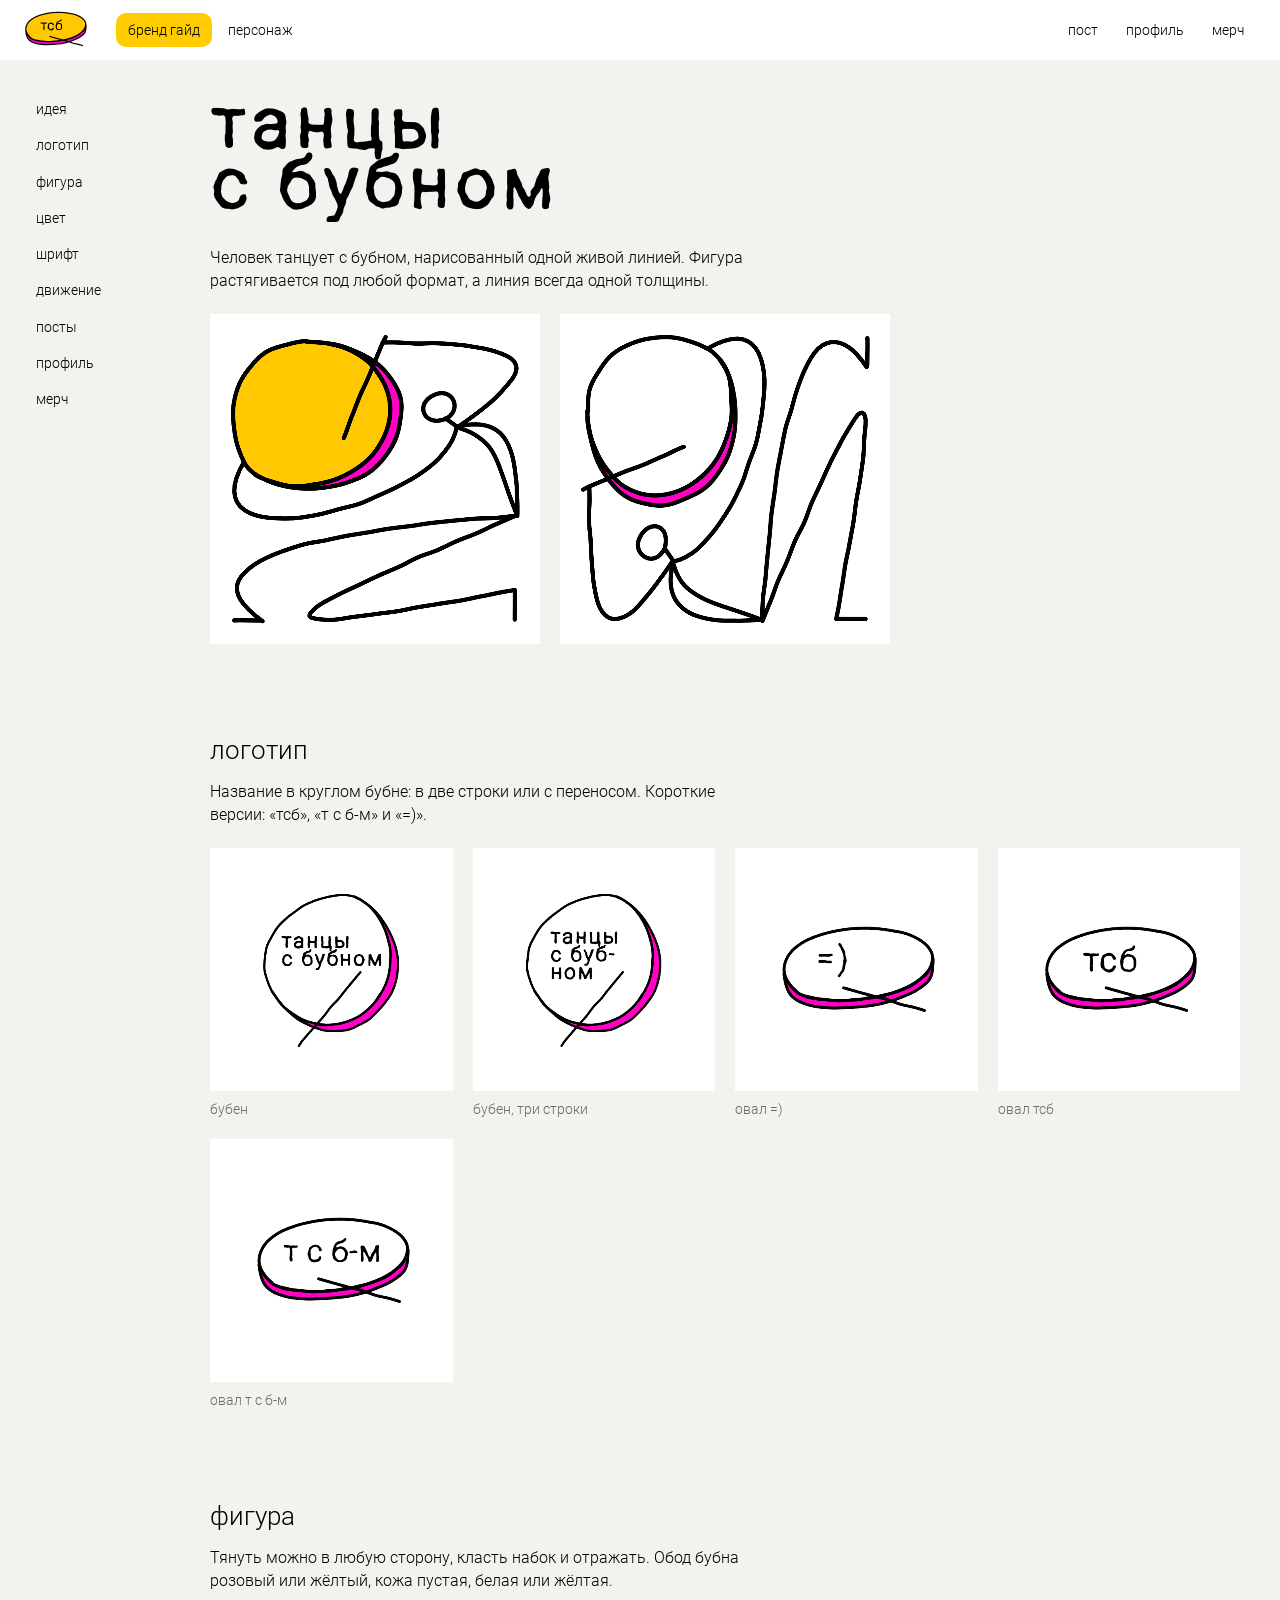
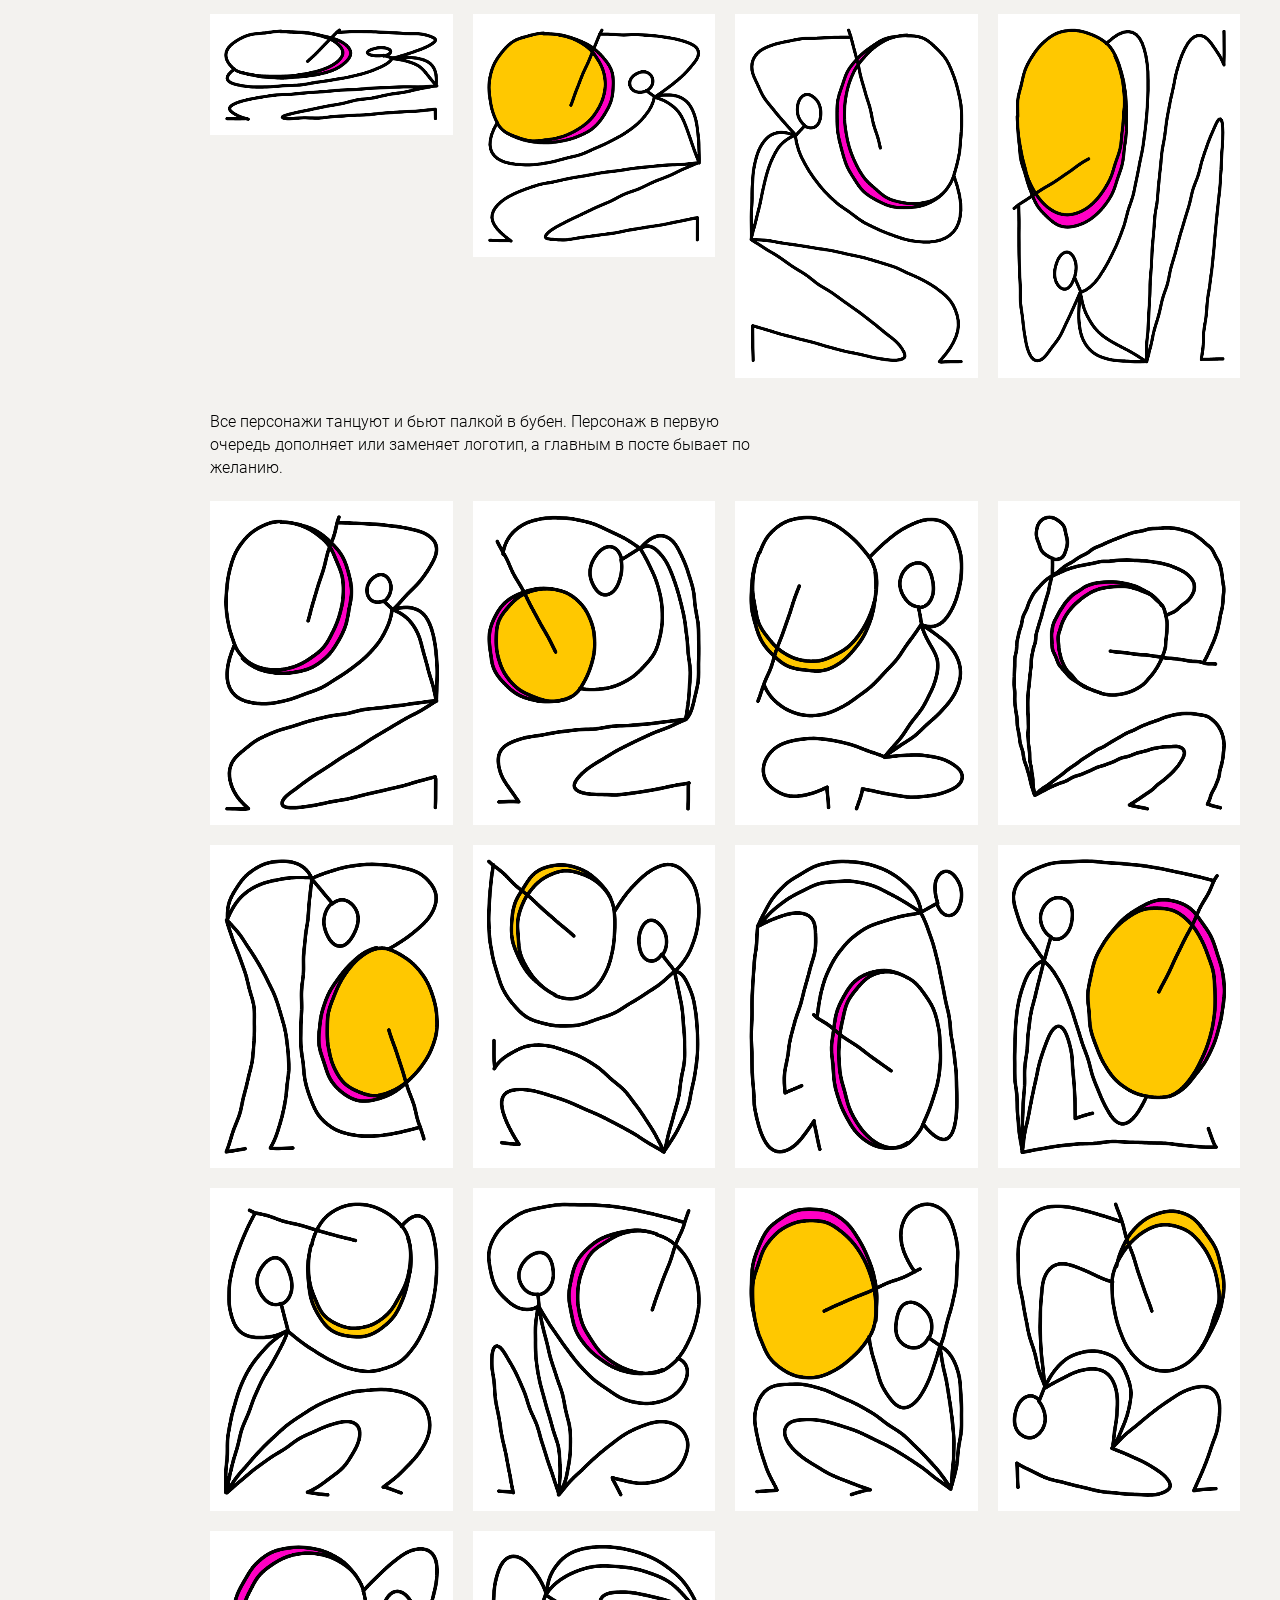
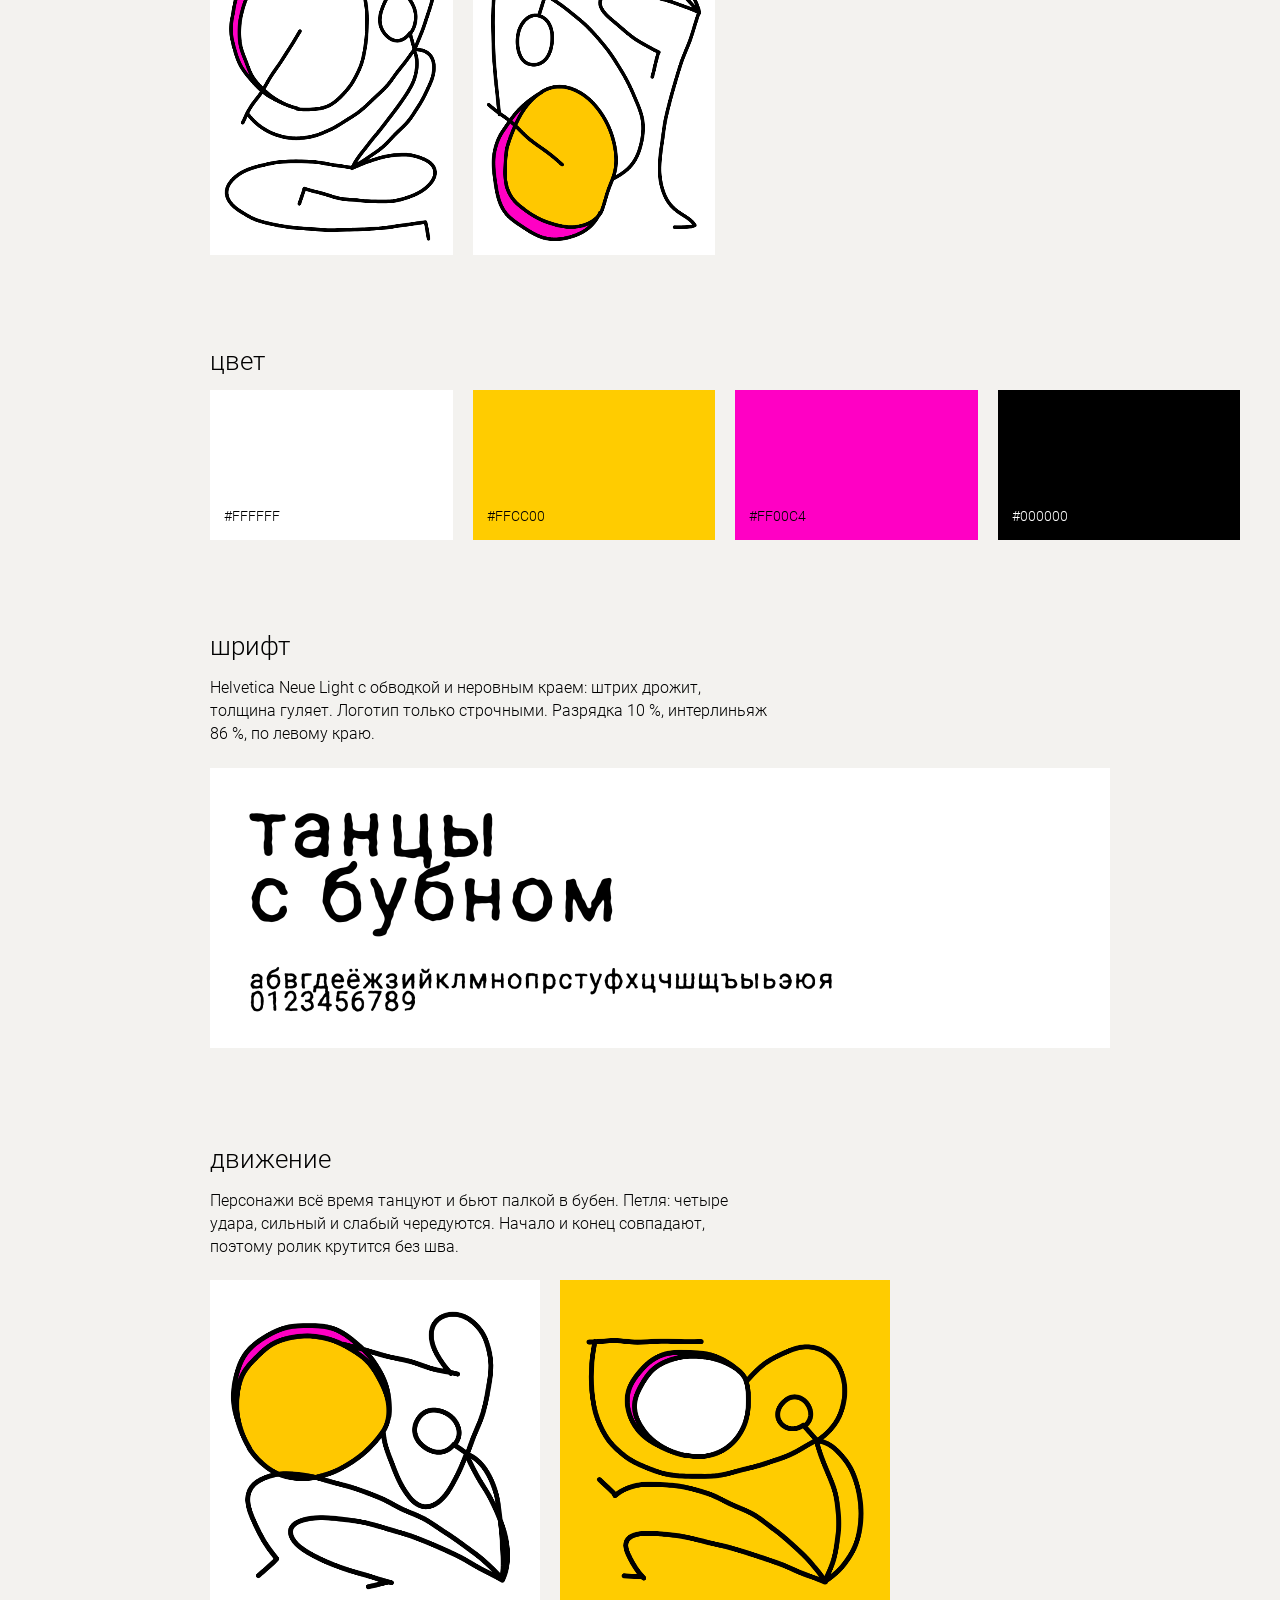
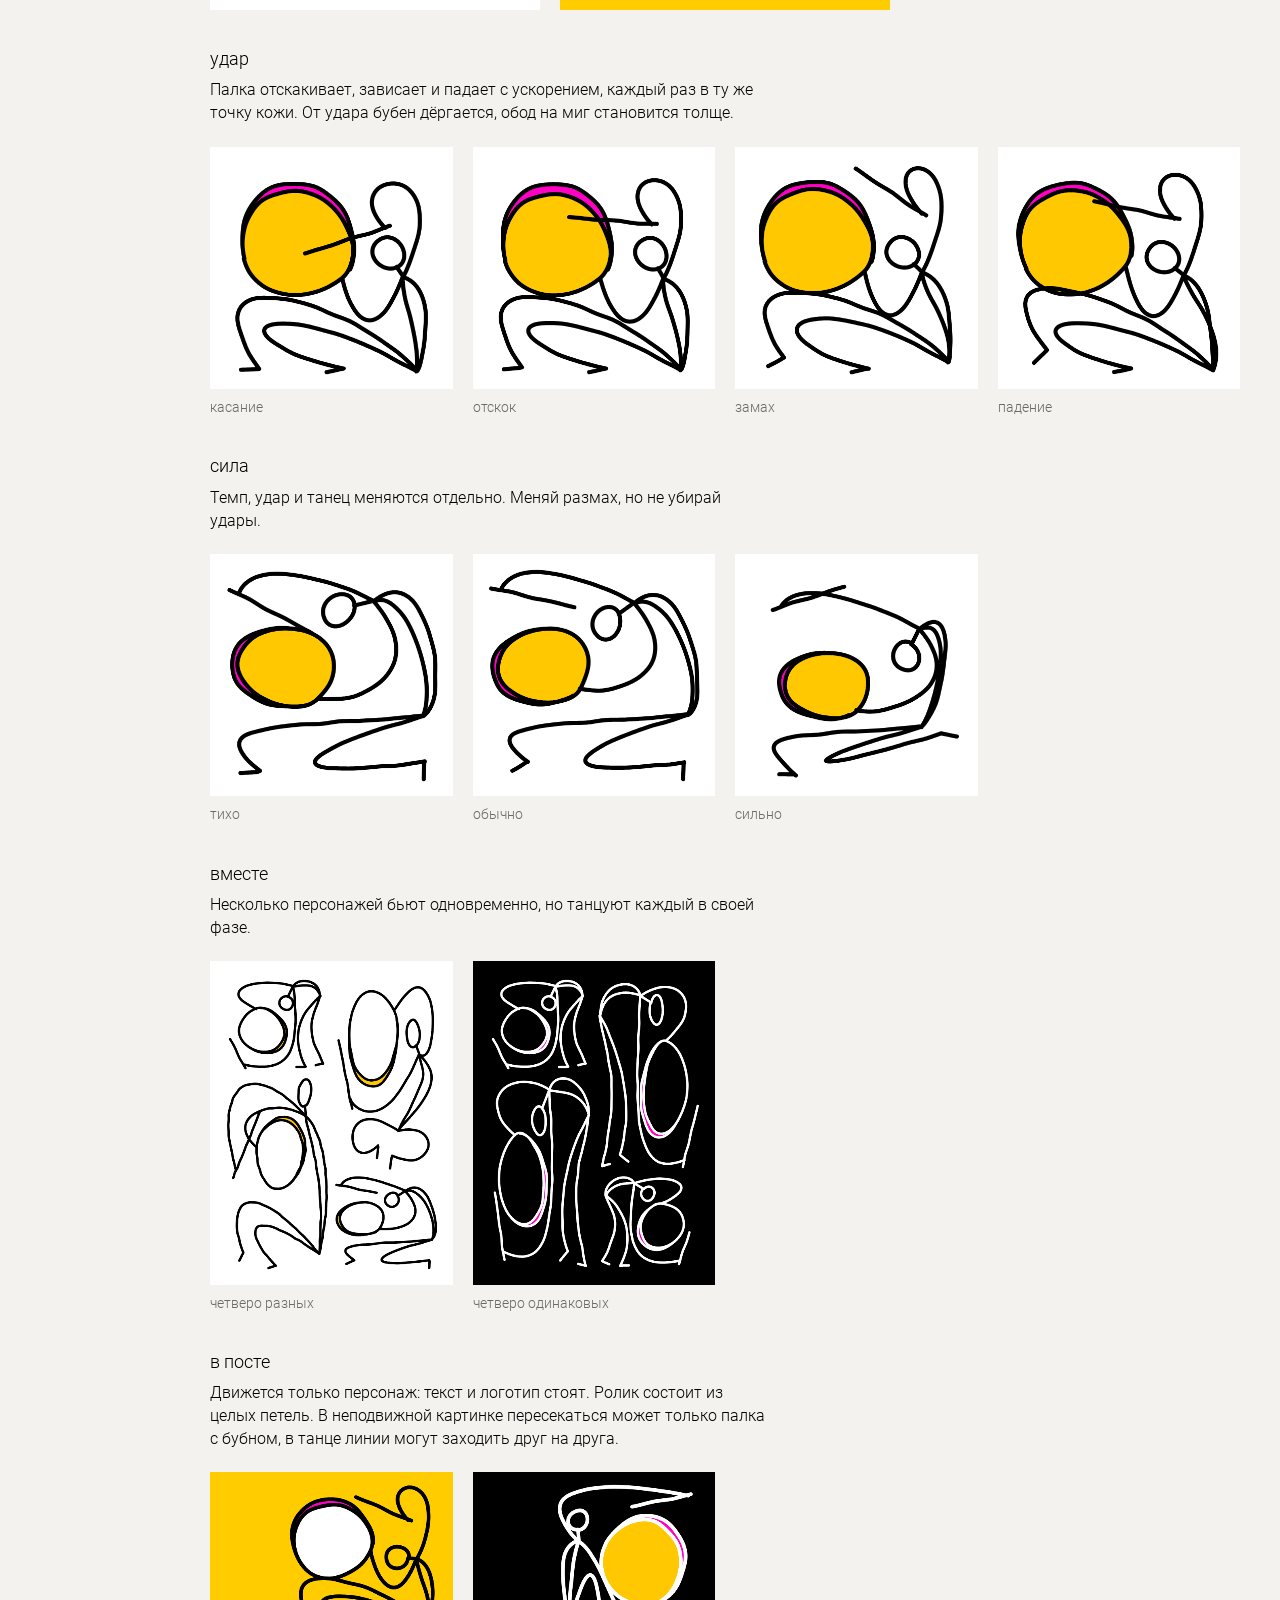
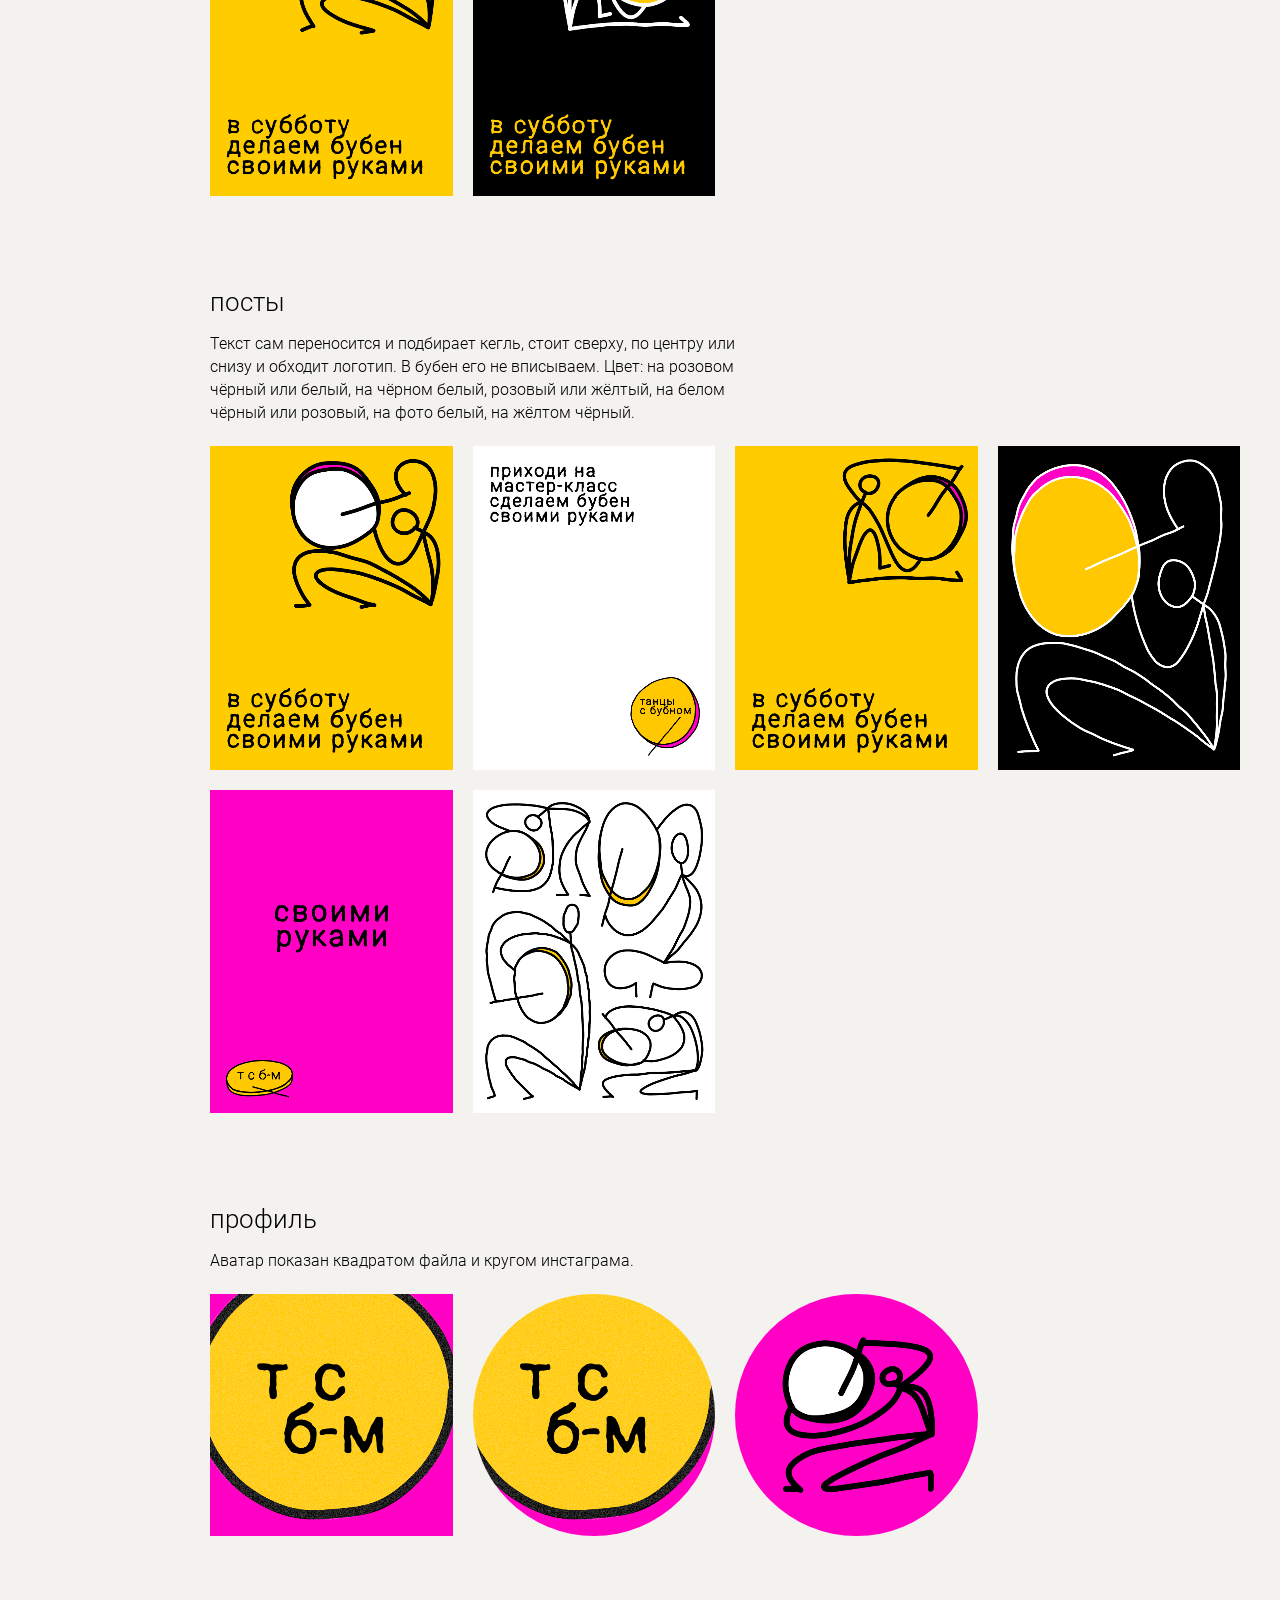
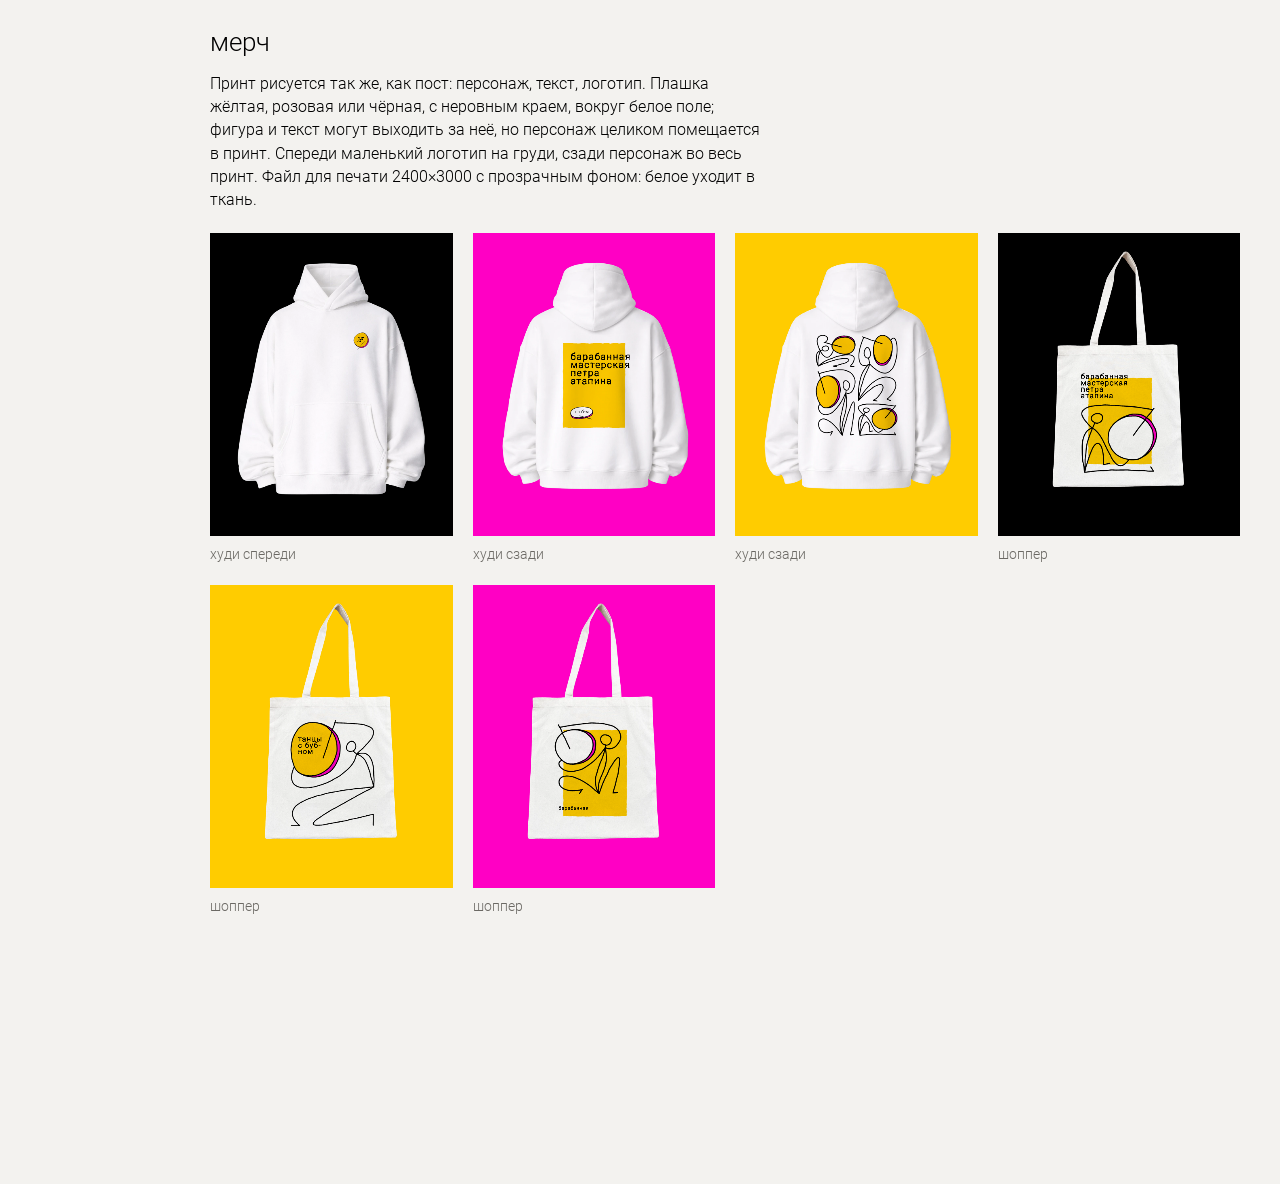
<file: guide.html>
<!doctype html>
<html lang="ru"><head><meta charset="utf-8"><meta name="viewport" content="width=device-width,initial-scale=1"><title>танцы с бубном: гайд</title>
<link rel="stylesheet" href="ui-kit.css?v=202611261040"><link rel="stylesheet" href="font.css?v=202611261040"><style>
html{scroll-behavior:smooth;scroll-padding-top:84px}body{margin:0}
.side{position:fixed;top:92px;left:24px;width:150px;display:flex;flex-direction:column;gap:2px}.side a{color:#000;text-decoration:none;padding:7px 12px;border-radius:10px}.side a:hover{background:#fff}
main{margin-left:210px;padding:92px 40px 20vh 0;max-width:1180px}section{margin-bottom:88px}h1{font-weight:300;font-size:64px;letter-spacing:.06em;line-height:.9;margin:0 0 24px;-webkit-text-stroke:2px #000}h2{font-weight:500;font-size:26px;margin:0 0 10px}h3{font-weight:500;font-size:18px;margin:36px 0 6px}
p{max-width:62ch;font-size:16px;margin:0 0 22px}.g{display:grid;grid-template-columns:repeat(auto-fill,minmax(230px,1fr));gap:20px}.g.w{grid-template-columns:repeat(auto-fill,minmax(320px,1fr))}
figure{margin:0}figure canvas{width:100%;display:block;background:#fff}figcaption{margin-top:8px;color:var(--mut)}.c{height:150px;display:flex;align-items:flex-end;padding:14px}
@media(max-width:760px){.side{display:none}main{margin-left:20px;padding-right:20px}}@media (prefers-reduced-motion:reduce){html{scroll-behavior:auto}}
</style></head><body>
<header class="topbar"><a class="tblogo" href="guide.html" aria-label="бренд гайд"><canvas id="tbLogo"></canvas></a><span style="display:flex;gap:4px"><a class="tbl" href="guide.html" style="background:var(--yellow)">бренд гайд</a><a class="tbl" href="character.html">персонаж</a></span><nav class="tbnav"><a href="assets.html#posts">пост</a><a href="assets.html#profile">профиль</a><a href="merch.html">мерч</a></nav></header>
<nav class="side"><a href="#idea">идея</a><a href="#logo">логотип</a><a href="#figure">фигура</a><a href="#color">цвет</a><a href="#type">шрифт</a><a href="#motion">движение</a><a href="#posts">посты</a><a href="#profile">профиль</a><a href="#merch">мерч</a></nav>
<main>
<section id="idea"><h1 aria-label="танцы с бубном"><canvas id="h1" style="width:440px;height:130px;display:block"></canvas></h1><p>Человек танцует с бубном, нарисованный одной живой линией. Фигура растягивается под любой формат, а линия всегда одной толщины.</p><div class="g w" id="gi"></div></section>
<section id="logo"><h2>логотип</h2><p>Название в круглом бубне: в две строки или с переносом. Короткие версии: «тсб», «т с б-м» и «=)».</p><div class="g" id="gl"></div></section>
<section id="figure"><h2>фигура</h2><p>Тянуть можно в любую сторону, класть набок и отражать. Обод бубна розовый или жёлтый, кожа пустая, белая или жёлтая.</p><div class="g" id="gf"></div><p style="margin-top:32px">Все персонажи танцуют и бьют палкой в бубен. Персонаж в первую очередь дополняет или заменяет логотип, а главным в посте бывает по желанию.</p><div class="g" id="gc"></div></section>
<section id="color"><h2>цвет</h2><div class="g"><div class="c" style="background:#fff">#FFFFFF</div><div class="c" style="background:#ffcc00">#FFCC00</div><div class="c" style="background:#ff00c4">#FF00C4</div><div class="c" style="background:#000;color:#fff">#000000</div></div></section>
<section id="type"><h2>шрифт</h2><p>Helvetica Neue Light с обводкой и неровным краем: штрих дрожит, толщина гуляет. Логотип только строчными. Разрядка 10 %, интерлиньяж 86 %, по левому краю.</p><canvas id="ty" style="width:100%;max-width:900px;background:#fff"></canvas></section>
<section id="motion"><h2>движение</h2><p>Персонажи всё время танцуют и бьют палкой в бубен. Петля: четыре удара, сильный и слабый чередуются. Начало и конец совпадают, поэтому ролик крутится без шва.</p><div class="g w" id="m1"></div>
<h3>удар</h3><p>Палка отскакивает, зависает и падает с ускорением, каждый раз в ту же точку кожи. От удара бубен дёргается, обод на миг становится толще.</p><div class="g" id="m2"></div>
<h3>сила</h3><p>Темп, удар и танец меняются отдельно. Меняй размах, но не убирай удары.</p><div class="g" id="m3"></div>
<h3>вместе</h3><p>Несколько персонажей бьют одновременно, но танцуют каждый в своей фазе.</p><div class="g" id="m4"></div>
<h3>в посте</h3><p>Движется только персонаж: текст и логотип стоят. Ролик состоит из целых петель. В неподвижной картинке пересекаться может только палка с бубном, в танце линии могут заходить друг на друга.</p><div class="g" id="m5"></div></section>
<section id="posts"><h2>посты</h2><p>Текст сам переносится и подбирает кегль, стоит сверху, по центру или снизу и обходит логотип. В бубен его не вписываем. Цвет: на розовом чёрный или белый, на чёрном белый, розовый или жёлтый, на белом чёрный или розовый, на фото белый, на жёлтом чёрный.</p><div class="g" id="gp"></div></section>
<section id="profile"><h2>профиль</h2><p>Аватар показан квадратом файла и кругом инстаграма.</p><div class="g" id="ga"></div></section>
<section id="merch"><h2>мерч</h2><p>Принт рисуется так же, как пост: персонаж, текст, логотип. Плашка жёлтая, розовая или чёрная, с неровным краем, вокруг белое поле; фигура и текст могут выходить за неё, но персонаж целиком помещается в принт. Спереди маленький логотип на груди, сзади персонаж во весь принт. Файл для печати 2400×3000 с прозрачным фоном: белое уходит в ткань.</p><div class="g" id="gm"></div></section>
</main><script src="characters.js?v=202611261040"></script><script src="char-core.js?v=202611261040"></script><script src="dance.js?v=202611261040"></script><script src="chars-live.js?v=202611261040"></script><script src="figure.js?v=202611261040"></script><script src="render.js?v=202611261040"></script><script src="merch/mockups.js"></script><script src="defaults.js?v=202611261040"></script><script type="module">
await Promise.race([Promise.all(['абвгд','abc123'].map(t=>document.fonts.load('300 40px TSB',t))),new Promise(r=>setTimeout(r,2500))]);

const add=(id,w,h,f,cap)=>{const g=document.createElement('figure'),c=document.createElement('canvas');c.width=w;c.height=h;f(c.getContext('2d'),w,h);g.appendChild(c);if(cap){const t=document.createElement('figcaption');t.textContent=cap;g.appendChild(t)}document.getElementById(id).appendChild(g);return c};
const post=(o,w,h)=>renderPost({set:Object.assign({},DEFSET,o),pan:[0,0]},w,h),put=o=>(x,w,h)=>x.drawImage(post(o,w,h),0,0);
add('gi',1000,1000,(x,w,h)=>Fig.figure(x,70,70,860,860,{w:13,line:'#000',skin:COL.yellow,side:COL.pink}));
add('gi',1000,1000,(x,w,h)=>Fig.figure(x,70,70,860,860,{w:13,line:'#000',turn:1,side:COL.pink}));
for(const k of Object.keys(Fig.LOGOS).filter(k=>RIMMED.includes(k)))add('gl',600,600,(x,w,h)=>{const b=Fig.LOGOS[k],z=380/Math.max(b[2],b[3]);Fig.logo(x,k,(w-b[2]*z)/2,(h-b[3]*z)/2,z,{skin:'#fff'})},Fig.LOGONAME[k]);
for(const[w,h,o]of[[600,300,{}],[600,600,{skin:COL.yellow}],[600,900,{flip:1}],[600,900,{turn:1,skin:COL.yellow}]])add('gf',w,h,x=>Fig.figure(x,40,40,w-80,h-80,Object.assign({w:8,line:'#000',side:COL.pink},o)));
CHARLIB.ids.forEach((id,i)=>add('gc',600,800,x=>Fig.figure(x,40,40,520,720,{ch:id,w:9,line:'#000',side:i%3===2?COL.yellow:COL.pink,skin:i%3===1?COL.yellow:null})));
{const c=document.getElementById('h1');c.width=880;c.height=260;Fig.text(c.getContext('2d'),['танцы','с бубном'],4,4,140,'#000')}
{const c=document.getElementById('ty');c.width=1800;c.height=560;const x=c.getContext('2d');Fig.text(x,['танцы','с бубном'],80,60,150,'#000');Fig.text(x,['абвгдеёжзийклмнопрстуфхцчшщъыьэюя','0123456789'],80,400,52,'#000')}
for(const o of[EXAMPLE,...STARTS])add('gp',720,960,put(o));
// движение: рисуется тем же движком, что ролики; за экраном и при «меньше движения» стоит
const MOV=[],calm=matchMedia('(prefers-reduced-motion:reduce)').matches;
const move=(id,w,h,f,cap)=>{let x;const c=add(id,w,h,y=>x=y,cap),m={c,x,w,h,f,on:true};MOV.push(m);return m};
const dancer=(id,o={})=>(x,w,h,t)=>{const mo=Object.assign({hit:.5,dance:.5,tempo:.5},o.m),p=w*.07;x.fillStyle=o.bg||'#fff';x.fillRect(0,0,w,h);Fig.figures(x,p,p,w-2*p,h-2*p,{kind:o.kind||'one',ch:id,u:t==null?null:(t*(.5+mo.tempo)/3.2)%1,motion:mo,w:w*(o.w||.015),line:o.bg==='#000000'?'#fff':'#000',skin:o.skin,side:o.side||COL.pink})};
const at=k=>CHARLIB.ids.includes(k)?k:CHARLIB.ids[k%CHARLIB.ids.length];
move('m1',720,720,dancer(at(10),{skin:COL.yellow}));move('m1',720,720,dancer(at(5),{bg:'#ffcc00',skin:'#ffffff'}));
for(const[f,t]of[[0,'касание'],[.12,'отскок'],[.5,'замах'],[.9,'падение']])add('m2',480,480,(x,w,h)=>dancer(at(10),{skin:COL.yellow,w:.017})(x,w,h,f*.8),t);
for(const[t,m]of[['тихо',{tempo:.3,hit:.25,dance:.2}],['обычно',{}],['сильно',{tempo:.75,hit:.8,dance:1}]])move('m3',480,480,dancer(at(1),{m,skin:COL.yellow,w:.017}),t);
move('m4',600,800,dancer(at(1),{kind:'mix',w:.01,side:COL.yellow}),'четверо разных');move('m4',600,800,dancer(at(4),{kind:'four',w:.01,bg:'#000000'}),'четверо одинаковых');
for(const[o,w,h]of[[EXAMPLE,600,800],[Object.assign({},EXAMPLE,{surf:'black',ch:at(7),skin:'yellow',tcol:'yellow'}),600,800]])move('m5',w,h,(x,W,H,t)=>{const p={set:Object.assign({},DEFSET,o),pan:[0,0]};x.drawImage(renderPost(p,W,H,{t}),0,0)});
MOV.forEach(m=>m.f(m.x,m.w,m.h,calm?null:0));
if(!calm){const io=new IntersectionObserver(L=>L.forEach(e=>{const m=MOV.find(m=>m.c===e.target);m.on=e.isIntersecting}));MOV.forEach(m=>io.observe(m.c));const go=T=>{if(!document.hidden)for(const m of MOV)if(m.on)m.f(m.x,m.w,m.h,T/1000);requestAnimationFrame(go)};requestAnimationFrame(go)}
const A=(o={})=>renderPost({av:true,set:Object.assign({},DEFSET,{surf:'pink'},o),pan:[0,0]},600,600);
add('ga',600,600,x=>x.drawImage(A(),0,0));add('ga',600,600,x=>x.drawImage(A(),0,0)).style.borderRadius='50%';add('ga',600,600,x=>x.drawImage(A({akind:'figure'}),0,0)).style.borderRadius='50%';
merchLoad(()=>{const g=document.getElementById('gm'),M=typeof DEFAULTS!=='undefined'?DEFAULTS.merchs.map(o=>[o.merch,o.set]):MERCHS;if(Object.keys(MERCH).every(k=>MERCH[k].img.complete)&&!g.children.length)M.forEach(([k,o])=>add('gm',600,750,x=>x.drawImage(merchImage({merch:k,set:Object.assign({},DEFSET,o),pan:[0,0]},600,750),0,0),MERCH[k].label))});
{const c=document.getElementById('tbLogo');c.width=128;c.height=80;c.style.cssText='width:64px;height:40px';Fig.logo(c.getContext('2d'),'oval',0,2,.42,{skin:COL.yellow})}
</script></body></html>
</file>
<file: ui-kit.css>
/* UI kit: rules lifted unchanged from barabannaja/assets.html; retheme through :root only */
:root{--pink:#ff00c4;--yellow:#ffcc00;--ink:#000000;--mut:#6b6964;--line:#ebe9e4;--bg:#f3f2ef}
*{box-sizing:border-box}
body{font:14px/1.45 "Helvetica Neue",TSB,Arial,system-ui,sans-serif;color:var(--ink);background:var(--bg)}
button{font:inherit;color:inherit;cursor:pointer}
.chips{display:flex;flex-wrap:wrap;gap:4px}
.chips button{border:1px solid var(--line);background:#fff;border-radius:14px;padding:5px 11px;white-space:pre;text-align:left}
.chips button.on{background:var(--yellow);color:var(--ink);border-color:var(--yellow)}
.chips.dir button{width:36px;padding:5px 0;text-align:center}
.card{flex:none;display:flex;flex-direction:column;gap:12px}
.card canvas{display:block;outline:1px solid var(--line);touch-action:none}
.card .plus{border:1.5px solid #cfcbc3;border-radius:2px;background:#fff;font-size:30px;font-weight:300;color:var(--ink)}
.card .plus span{display:block;font-size:14px;font-weight:400;color:var(--mut);margin-top:6px}
.card .plus:hover{border-color:var(--pink);color:var(--pink)}
.pic{position:relative}
.card.active{z-index:3}
.lock{position:absolute;top:-48px;right:-42px;   /* in the gap, on the level of the top buttons: the side tools never cover it */width:36px;height:36px;border-radius:50%;border:1px solid var(--line);background:#fff;padding:0;z-index:4;display:grid;place-items:center}
.lock svg{width:18px;height:18px;fill:none;stroke:var(--ink);stroke-width:2;stroke-linecap:round}
.lock.on{background:var(--yellow);border-color:var(--yellow)}
.lock:hover{border-color:var(--ink)}   /* neighbours stay put, the tools overlap them */
.topbar{position:fixed;top:0;left:0;right:0;height:60px;display:flex;align-items:center;gap:28px;padding:0 24px;background:#fff;z-index:20}
.tblogo canvas{display:block}.tbl,.tbnav a{color:var(--ink);text-decoration:none;padding:7px 12px;border-radius:10px}
.tbl:hover,.tbnav a:hover{background:#f4f2ef}
.tbnav{display:flex;gap:4px;margin-left:auto}.tbnav a.on{background:var(--yellow)}
.tbeye{display:flex;align-items:center;gap:8px;border:1px solid var(--line);background:#fff;border-radius:22px;padding:6px 14px 6px 10px;font:inherit;cursor:pointer}
.tbeye svg{width:20px;height:20px;fill:none;stroke:var(--ink);stroke-width:1.8}.tbeye.on{background:var(--yellow);border-color:var(--yellow)}
.page{padding-top:60px;padding-bottom:40vh}   /* room to scroll the last row up to the middle of the screen */
.sec{scroll-margin-top:60px}
.sechd{display:flex;align-items:center;gap:10px;padding:28px calc(40px + var(--pv,0px)) 0 150px;min-height:36px}
.sechd .sp{flex:1}
.page .row{position:static;display:flex;overflow-x:auto;overflow-y:hidden;padding-top:0;padding-right:calc(40px + var(--pv,0px));padding-bottom:10px}
.card.static{cursor:pointer}.card.static canvas{outline:1px solid var(--line)}
.dtop{position:absolute;left:0;right:0;bottom:calc(100% + 12px);display:flex;justify-content:space-between;align-items:center}
.tline{position:absolute;left:0;right:0;top:calc(100% + 60px);display:flex;align-items:center;gap:8px}
.tline .circ{flex:none;display:grid;place-items:center}
.tline svg{width:16px;height:16px;fill:var(--ink);stroke:var(--ink)}
.tdw{display:flex;align-items:center;gap:4px;flex:none;font-size:13px;color:var(--mut)}
.tdur{width:52px;height:36px;border:1px solid var(--line);border-radius:18px;text-align:center;font:inherit;font-size:13px;color:var(--ink);background:#fff;padding:0 4px}
.tdur:focus{outline:2px solid var(--yellow);border-color:var(--yellow)}
.ttrack{position:relative;flex:1;height:36px;cursor:pointer;touch-action:none;margin:0 9px}
.ttrack::before{content:'';position:absolute;left:0;right:0;top:17px;height:2px;background:var(--line)}
.ttick{position:absolute;top:13px;width:1px;height:10px;background:#d8d5cf}
.thead{position:absolute;top:2px;bottom:2px;width:2px;margin-left:-1px;background:var(--pink);pointer-events:none}
.tmark{position:absolute;top:50%;width:18px;height:18px;margin:-9px 0 0 -9px;border-radius:50%;border:2px solid var(--ink);background:#fff;padding:0;cursor:ew-resize;z-index:1}
.tmark.on{background:var(--yellow);border-color:var(--yellow)}
.tmark:focus-visible{outline:2px solid var(--pink)}
.dbot{position:absolute;left:0;right:0;top:calc(100% + 12px);display:flex;justify-content:space-between;align-items:center}
.dgrp{display:flex;gap:8px;align-items:center}
.dleft{position:absolute;right:calc(100% + 14px);display:flex;flex-direction:column;align-items:flex-end;gap:8px;width:100px}
.kico{display:flex;align-items:center;gap:8px}
.klab{font-size:12px;color:var(--mut);text-align:right;white-space:nowrap}
.kico:hover .klab,.kico:focus-within .klab{color:var(--ink)}
.dleft.lab{width:auto}
.dleft .gap{height:6px}
.sws.wrap{justify-content:flex-end}
.dleft select{font:inherit;font-size:12px;border:1px solid var(--line);border-radius:10px;padding:4px 6px;background:#fff;width:100px}
.sws.col{flex-direction:column;align-items:flex-end}
.circ{width:36px;height:36px;border-radius:50%;border:1px solid var(--line);background:#fff;padding:0;font-size:14px;line-height:1}
.circ.on{background:var(--yellow);color:var(--ink);border-color:var(--yellow)}
.circ.lg{font-size:11px}
.circ.del2{position:absolute;top:-14px;right:-14px;width:28px;height:28px;background:var(--ink);color:#fff;border-color:var(--ink);font-size:13px;z-index:7}
.circ.del2:hover{background:var(--pink);color:#fff;border-color:var(--pink)}
.rect{border:1px solid var(--line);background:#fff;border-radius:10px;padding:7px 12px}
.rect:hover{border-color:var(--ink)}
.pic{position:relative}
.ov{position:absolute;inset:0;cursor:pointer}
.snap{position:absolute;border:1.5px dashed rgba(20,20,20,.35);border-radius:4px;pointer-events:none}
.snap.on{border:2px solid var(--yellow);background:rgba(255,225,0,.18)}
.selbox{position:absolute;border:2px dashed var(--yellow);border-radius:4px;pointer-events:none;box-shadow:0 0 0 1px rgba(0,0,0,.15)}
.ontext{position:absolute;margin:0;padding:0;border:0;outline:2px dashed var(--yellow);outline-offset:6px;background:transparent;font-family:"Helvetica Neue",TSB,Arial;line-height:1.04;resize:none;overflow:hidden;caret-color:var(--pink)}
.card{position:relative}
.knob{display:flex;flex-direction:column;align-items:center;gap:2px;cursor:ns-resize;user-select:none;touch-action:none;font-size:11px;color:var(--mut);border-radius:10px;padding:2px}
.knob svg{width:36px;height:36px}
.knob span{display:none}
.knob{padding:0!important}
.knob .kt{fill:#fff;stroke:var(--line);stroke-width:2.5}
.knob .kv{fill:none;stroke:var(--yellow);stroke-width:3;stroke-linecap:round}
.knob .kh{fill:var(--ink)}
.knob .kp{stroke:var(--ink);stroke-width:2.5;stroke-linecap:round}
.knob:focus-visible{outline:2px solid var(--pink)}
.sws{display:flex;gap:8px}
.sw{width:28px;height:28px;border-radius:50%;border:0;padding:0;box-shadow:inset 0 0 0 1px rgba(0,0,0,.12);background-size:cover}
.sw.on{box-shadow:0 0 0 2px #fff,0 0 0 4px var(--yellow)}
#toast{position:fixed;right:24px;top:76px;transform:translateY(-12px);opacity:0;pointer-events:none;background:var(--ink);color:#fff;border-radius:12px;padding:10px 14px;display:flex;gap:14px;align-items:center;transition:opacity .2s,transform .2s;z-index:20}
#toast.on{opacity:1;transform:translateY(0);pointer-events:auto}
#toast button{border:0;background:var(--yellow);color:var(--ink);border-radius:8px;padding:4px 10px;font-weight:500}
@media (prefers-reduced-motion:reduce){#toast{transition:none}}
#drop{position:fixed;inset:72px 12px 12px 12px;border:2px dashed var(--pink);border-radius:18px;display:none;place-items:center;color:var(--pink);font-weight:500;background:rgba(255,0,196,.04);pointer-events:none;z-index:9}
#drop.on{display:grid}
button:focus-visible,a:focus-visible,select:focus-visible,input:focus-visible{outline:2px solid var(--pink);outline-offset:2px}
.row{display:flex;align-items:flex-start;gap:48px;padding-left:150px}
.row .card{margin-top:64px;margin-bottom:96px}.card.active{z-index:3}
</file>
<file: phone-preview.css>
/* Instagram phone; real proportions 390x844, scaled by --igk */
.igcard{align-self:flex-start;margin-top:64px}
.igpanel{position:fixed;top:76px;right:24px;z-index:15;opacity:0;transform:translateX(24px);pointer-events:none;transition:opacity .2s,transform .2s}
.igpanel.on{opacity:1;transform:none;pointer-events:auto}.igpanel .igcard{margin:0}
@media (prefers-reduced-motion:reduce){.igpanel{transition:none}}
.ighd.c b{text-align:center;margin:0}.ighd.c span{width:14px}
.igun{font-size:14px;font-weight:600}
.igstory span{max-width:70px;white-space:nowrap;overflow:hidden;text-overflow:ellipsis;font-size:12px}
.igun span{font-weight:400;margin-left:4px}
.igmore{color:#8e8e8e}.iglink{color:#3156d6;margin-top:4px}
.igfb{display:flex;align-items:center;gap:8px;padding:0 16px 10px;font-size:12px;line-height:1.3}.igfa{display:flex;flex:none}.igfa i{width:22px;height:22px;border-radius:50%;background:#ddd;border:2px solid #fff;margin-left:-7px}.igfa i:first-child{margin-left:0}
.igbt span.sq{flex:none;width:30px}
.igstory canvas{width:64px;height:64px;border-radius:50%;box-sizing:border-box;border:2px solid #fff;outline:1px solid #dbdbdb}
.igwrap{width:calc(390px*var(--igk,.8));height:calc(844px*var(--igk,.8));flex:none}
.igph{width:390px;height:844px;transform:scale(var(--igk,.8));transform-origin:0 0;touch-action:pan-y;cursor:grab;user-select:none;box-sizing:border-box;flex:none;border:12px solid var(--ink);border-radius:56px;background:var(--ink);overflow:hidden;font:13px -apple-system,system-ui,sans-serif;color:#111}
.igtrack{display:flex;width:300%;height:100%;transition:transform .25s}.igtrack.still{transition:none}
.igs{background:#fff;width:33.3333%;flex:none;height:100%;box-sizing:border-box;padding:12px 0 18px;overflow:hidden}
.igst3{background:var(--ink);color:#fff;padding-bottom:0}
.igmedia{position:relative;border-radius:10px;overflow:hidden;color:#fff}.igmedia.light{color:var(--ink)}.igmedia canvas{display:block}.igmedia>canvas{width:100%}
.igbar{position:absolute;left:10px;right:10px;top:10px;height:2px;border-radius:2px;background:color-mix(in srgb,currentColor 35%,transparent)}.igbar i{display:block;height:100%;border-radius:2px;background:currentColor}
.igwho{position:absolute;left:12px;right:12px;top:22px;display:flex;align-items:center;gap:8px;font-size:13px}.igwho span{opacity:.75}.igwho .igx{margin-left:auto;font-size:26px;line-height:1;opacity:1}
.igreply{display:flex;align-items:center;gap:16px;padding:14px 16px;font-size:20px}.igreply span{flex:1;border:1px solid #6b6964;border-radius:22px;padding:10px 16px;font-size:13px}.igreply i{font-style:normal}
.igdotsnav{display:flex;justify-content:center;gap:4px;margin-top:10px}.igdotsnav button{border:0;background:none;border-radius:10px;padding:6px 12px;font:inherit;color:var(--mut)}.igdotsnav button.on{background:var(--yellow);color:var(--ink)}
@media (prefers-reduced-motion:reduce){.igtrack{transition:none}}
.igsb{display:flex;justify-content:space-between;padding:0 22px 8px;font-size:13px}
.ighd{display:flex;align-items:center;padding:4px 16px 12px;font-size:18px}.ighd b{flex:1;margin-left:14px;font-size:17px}
.igtop{display:flex;align-items:center;gap:18px;padding:0 16px}
.igav{border-radius:50%;display:block;flex:none}
.igst>b{font-size:14px}.ignums{display:flex;gap:16px;margin-top:6px}.ignums div{display:flex;flex-direction:column;font-size:12px}.ignums b{font-size:16px}
.igbio{padding:10px 16px 10px;line-height:1.4}
.igbt{display:flex;gap:6px;padding:0 16px}.igbt span{flex:1;text-align:center;background:#efefef;border-radius:8px;padding:6px 0;font-weight:600}
.igstories{display:flex;gap:12px;padding:12px 16px;overflow:hidden}.igstory{display:flex;flex-direction:column;align-items:center;gap:4px;font-size:11px}.igstory i{width:54px;height:54px;border-radius:50%;border:1px solid #ddd;background:#f6f6f6}
.igcm{display:flex;gap:10px;padding:8px 14px 0;line-height:1.35}
.igau{display:flex;align-items:center;gap:10px;padding:0 14px 10px}.igau b{flex:1}.igdots{font-size:16px}
.igpost{display:block;width:100%}
.igtabs{display:flex;margin-top:6px}.igtabs i{flex:1;display:grid;place-items:center;height:34px;border-bottom:1px solid #efefef}.igtabs i.on{border-bottom:2px solid #111}
.igtabs svg{width:18px;height:18px;fill:#111}.igtabs svg.ol{fill:none;stroke:#8e8e8e;stroke-width:1.8}.igtabs svg.ol path{fill:none}
.iggrid{display:grid;grid-template-columns:repeat(3,1fr);gap:2px}.iggrid canvas{width:100%;aspect-ratio:4/5;display:block}
.igacts{padding:8px 14px 2px;font-size:18px;letter-spacing:2px}
.igcap{padding:0 14px 4px;font-size:11.5px;line-height:1.35}.igcap>div{margin-top:2px}
.iggray{width:28px;height:28px;border-radius:50%;background:#e4e4e4;flex:none}.igmeta{color:#8e8e8e;font-size:11px;margin-top:3px}
</file>
<file: font.css>
@font-face{font-family:TSB;font-weight:300;src:url(lib/roboto-cyrillic-300.woff2) format('woff2');unicode-range:U+0301,U+0400-045F,U+0490-0491,U+04B0-04B1,U+2116}
@font-face{font-family:TSB;font-weight:300;src:url(lib/roboto-latin-300.woff2) format('woff2')}
</file>
